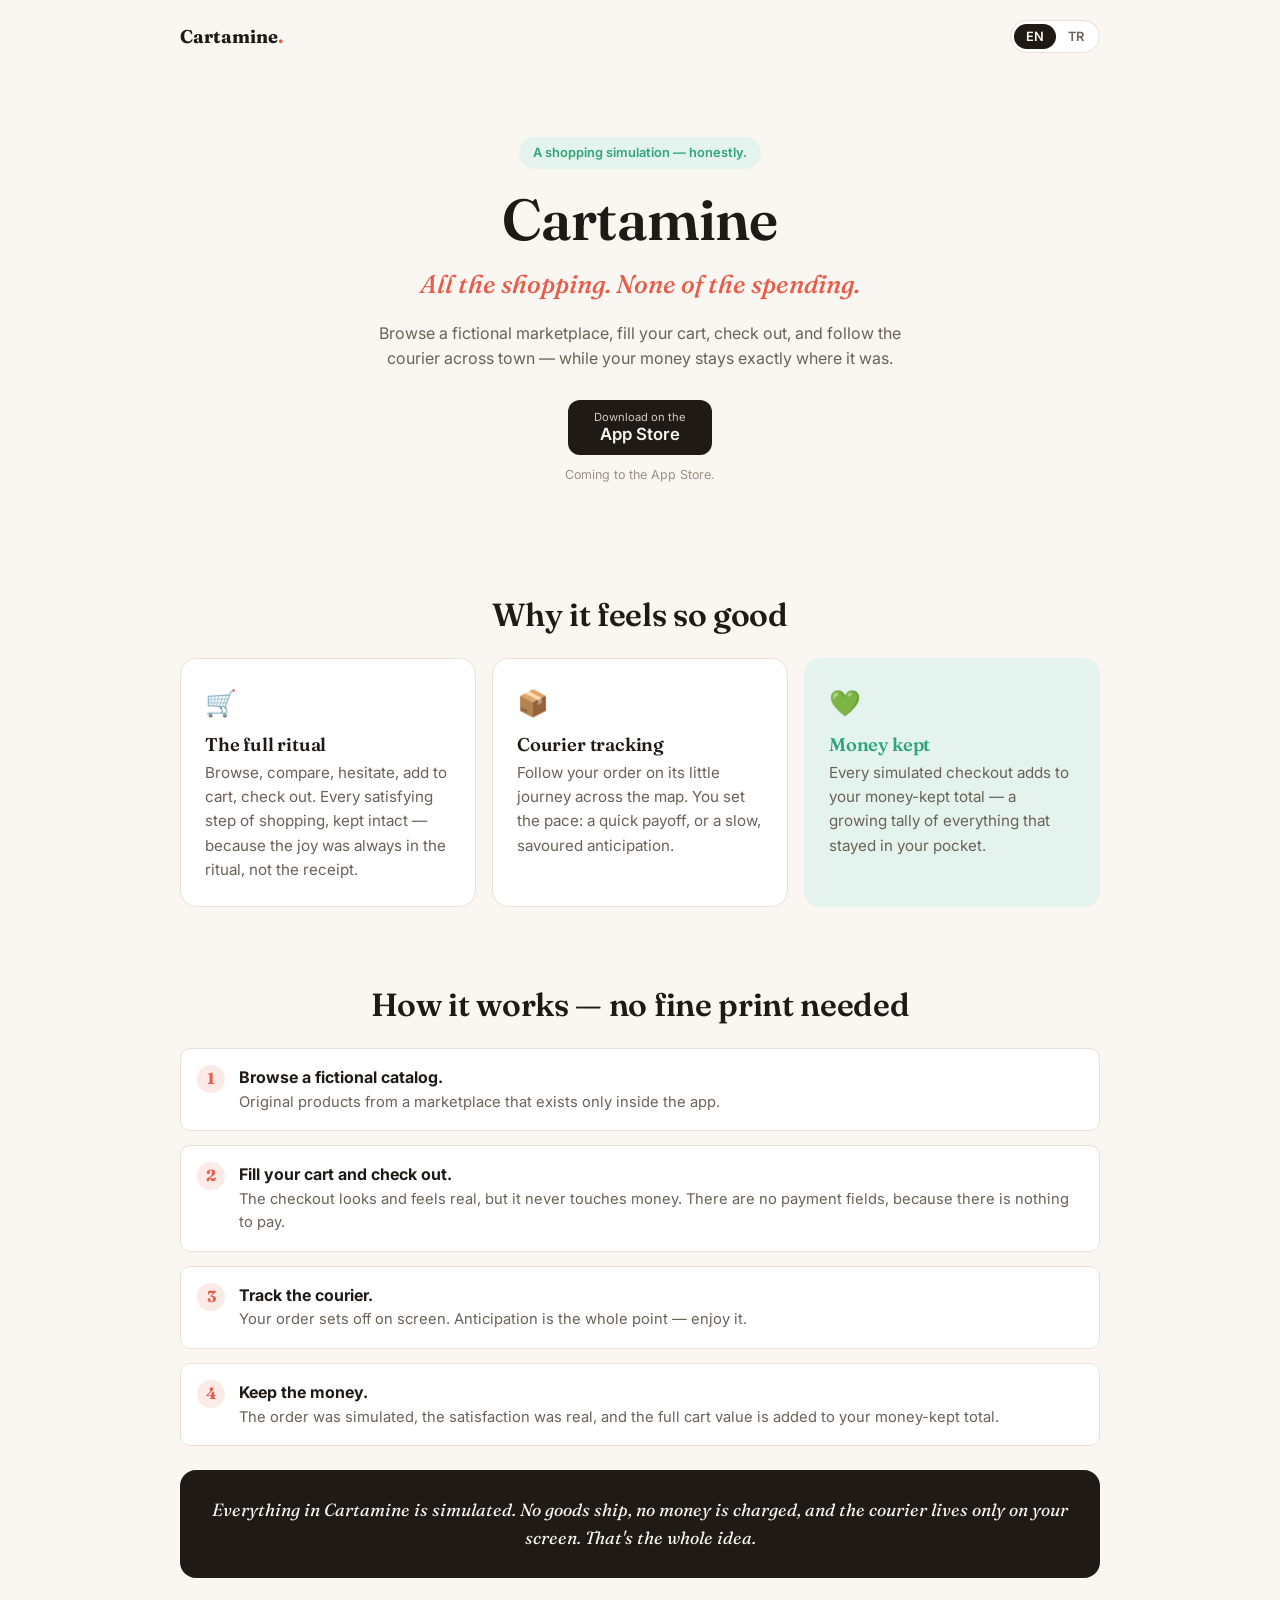
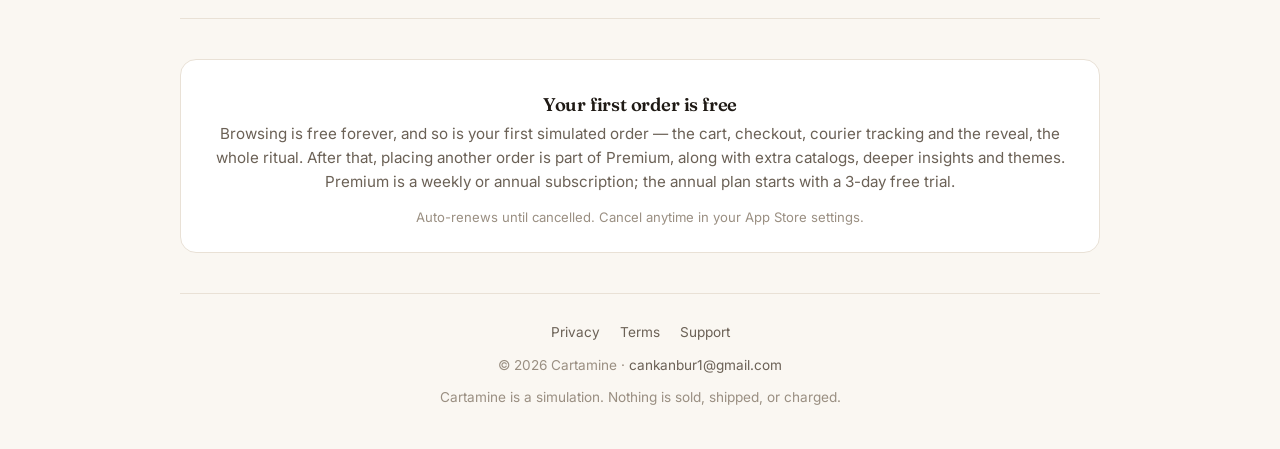
<file: index.html>
<!DOCTYPE html>
<html lang="en" data-lang="en">
<head>
  <meta charset="UTF-8">
  <meta name="viewport" content="width=device-width, initial-scale=1">
  <title>Cartamine — All the shopping. None of the spending.</title>
  <meta name="description" content="Cartamine is a shopping simulation: browse a fictional marketplace, fill your cart, check out and track the courier — while every last coin stays in your pocket.">
    <!-- Safari's own "Open / Get" banner. Dropped by site:deploy until the app has an id. -->
  <meta name="apple-itunes-app" content="app-id=6829154943">
    <meta property="og:type" content="website">
  <meta property="og:title" content="Cartamine — All the shopping. None of the spending.">
  <meta property="og:description" content="A shopping simulator: browse, fill a cart, check out and follow the courier — nothing ships, nothing is charged, and the money stays yours.">
  <meta property="og:url" content="https://canknbr.github.io/cartamine">
  <meta property="og:image" content="https://canknbr.github.io/cartamine/og.jpg">
  <meta property="og:image:width" content="1200">
  <meta property="og:image:height" content="630">
  <meta name="twitter:card" content="summary_large_image">
  <link rel="preconnect" href="https://fonts.googleapis.com">
  <link rel="preconnect" href="https://fonts.gstatic.com" crossorigin>
  <link href="https://fonts.googleapis.com/css2?family=Fraunces:ital,opsz,wght@0,9..144,500;0,9..144,600;0,9..144,700;1,9..144,500&family=Inter:wght@400;500;600&display=swap" rel="stylesheet">
  <link rel="stylesheet" href="style.css">
</head>
<body>
  <div class="wrap">
    <header class="site-header">
      <a class="brand" href="index.html">Cartamine<span class="dot">.</span></a>
      <div class="lang-toggle" role="group" aria-label="Language / Dil">
        <button type="button" class="lang-btn" data-set="en">EN</button>
        <button type="button" class="lang-btn" data-set="tr">TR</button>
      </div>
    </header>

    <main>
      <!-- ============ ENGLISH ============ -->
      <div lang="en">
        <section class="hero">
          <span class="pill">A shopping simulation — honestly.</span>
          <h1>Cartamine</h1>
          <p class="tagline">All the shopping. None of the spending.</p>
          <p class="sub">Browse a fictional marketplace, fill your cart, check out, and follow the
            courier across town — while your money stays exactly where it was.</p>
          <a class="store-badge" href="get.html?ct=landing" aria-label="Download on the App Store (coming soon)">
            <span class="small">Download on the</span>
            <span class="big">App Store</span>
          </a>
          <p class="badge-note">Coming to the App Store.</p>
        </section>

        <section>
          <h2 class="section-title">Why it feels so good</h2>
          <div class="features">
            <div class="card">
              <span class="emoji" aria-hidden="true">🛒</span>
              <h3>The full ritual</h3>
              <p>Browse, compare, hesitate, add to cart, check out. Every satisfying step of
                shopping, kept intact — because the joy was always in the ritual, not the receipt.</p>
            </div>
            <div class="card">
              <span class="emoji" aria-hidden="true">📦</span>
              <h3>Courier tracking</h3>
              <p>Follow your order on its little journey across the map. You set the pace:
                a quick payoff, or a slow, savoured anticipation.</p>
            </div>
            <div class="card mint">
              <span class="emoji" aria-hidden="true">💚</span>
              <h3>Money kept</h3>
              <p>Every simulated checkout adds to your money-kept total — a growing tally of
                everything that stayed in your pocket.</p>
            </div>
          </div>
        </section>

        <section id="how-en">
          <h2 class="section-title">How it works — no fine print needed</h2>
          <ol class="steps">
            <li><b>Browse a fictional catalog.</b>
              <p>Original products from a marketplace that exists only inside the app.</p></li>
            <li><b>Fill your cart and check out.</b>
              <p>The checkout looks and feels real, but it never touches money. There are no
                payment fields, because there is nothing to pay.</p></li>
            <li><b>Track the courier.</b>
              <p>Your order sets off on screen. Anticipation is the whole point — enjoy it.</p></li>
            <li><b>Keep the money.</b>
              <p>The order was simulated, the satisfaction was real, and the full cart value is
                added to your money-kept total.</p></li>
          </ol>
          <div class="honesty">
            <p>Everything in Cartamine is simulated. No goods ship, no money is charged,
              and the courier lives only on your screen. That's the whole idea.</p>
          </div>
        </section>

        <section class="premium">
          <div class="card">
            <h3>Your first order is free</h3>
            <p>Browsing is free forever, and so is your first simulated order — the cart,
              checkout, courier tracking and the reveal, the whole ritual. After that, placing
              another order is part of Premium, along with extra catalogs, deeper insights
              and themes. Premium is a weekly or annual subscription;
              the annual plan starts with a 3-day free trial.</p>
            <p class="fine">Auto-renews until cancelled. Cancel anytime in your App Store settings.</p>
          </div>
        </section>
      </div>

      <!-- ============ TÜRKÇE ============ -->
      <div lang="tr">
        <section class="hero">
          <span class="pill">Bir alışveriş simülasyonu — dürüstçe.</span>
          <h1>Cartamine</h1>
          <p class="tagline">Alışverişin tüm keyfi. Harcamanın hiçbiri.</p>
          <p class="sub">Kurgusal bir pazar yerinde gezin, sepetini doldur, siparişi tamamla ve
            kuryeyi şehirde takip et — paran yerinden bile kıpırdamadan.</p>
          <a class="store-badge" href="get.html?ct=landing" aria-label="App Store'dan indir (yakında)">
            <span class="small">Yakında</span>
            <span class="big">App Store'da</span>
          </a>
          <p class="badge-note">App Store'a geliyor.</p>
        </section>

        <section>
          <h2 class="section-title">Neden bu kadar iyi hissettiriyor</h2>
          <div class="features">
            <div class="card">
              <span class="emoji" aria-hidden="true">🛒</span>
              <h3>Ritüelin tamamı</h3>
              <p>Gezin, karşılaştır, biraz kararsız kal, sepete ekle, siparişi tamamla.
                Alışverişin tüm o keyifli adımları olduğu gibi duruyor — çünkü keyif hep
                ritüeldeydi, fişte değil.</p>
            </div>
            <div class="card">
              <span class="emoji" aria-hidden="true">📦</span>
              <h3>Kurye takibi</h3>
              <p>Siparişinin haritadaki küçük yolculuğunu izle. Tempo sende: hızlı bir final
                ya da tadını çıkara çıkara bir bekleyiş.</p>
            </div>
            <div class="card mint">
              <span class="emoji" aria-hidden="true">💚</span>
              <h3>Cebinde kalan</h3>
              <p>Her simüle sipariş, cebinde-kalan toplamına eklenir — harcamadığın her
                kuruşun büyüyen sayacı.</p>
            </div>
          </div>
        </section>

        <section id="how-tr">
          <h2 class="section-title">Nasıl çalışır — küçük yazıya gerek yok</h2>
          <ol class="steps">
            <li><b>Kurgusal katalogda gezin.</b>
              <p>Yalnızca uygulamanın içinde var olan bir pazar yerinden, tamamen özgün ürünler.</p></li>
            <li><b>Sepetini doldur, siparişi tamamla.</b>
              <p>Ödeme adımı gerçek gibi görünür ama paraya asla dokunmaz. Ödeme alanı yoktur,
                çünkü ödenecek bir şey yoktur.</p></li>
            <li><b>Kuryeyi takip et.</b>
              <p>Siparişin ekranda yola çıkar. Bekleyiş işin ta kendisi — keyfini çıkar.</p></li>
            <li><b>Para sende kalsın.</b>
              <p>Sipariş simülasyondu, keyif gerçekti; sepetin tutarı cebinde-kalan toplamına
                eklendi.</p></li>
          </ol>
          <div class="honesty">
            <p>Cartamine'de her şey simülasyondur. Hiçbir ürün kargolanmaz, hiçbir ödeme
              alınmaz; kurye yalnızca ekranında yaşar. Fikrin özü de bu.</p>
          </div>
        </section>

        <section class="premium">
          <div class="card">
            <h3>İlk siparişin ücretsiz</h3>
            <p>Gezinmek sonsuza dek ücretsiz; ilk simüle siparişin de öyle — sepet, ödeme,
              kurye takibi ve final, ritüelin tamamı. Sonrasında yeni sipariş vermek; ek
              kataloglar, daha derin içgörüler ve temalarla birlikte
              Premium'a dahil. Premium haftalık veya yıllık bir abonelik; yıllık plan
              3 günlük ücretsiz denemeyle başlar.</p>
            <p class="fine">İptal edilmedikçe otomatik yenilenir. App Store ayarlarından
              dilediğin an iptal edebilirsin.</p>
          </div>
        </section>
      </div>
    </main>

    <footer class="site-footer">
      <nav>
        <a href="privacy.html"><span lang="en">Privacy</span><span lang="tr">Gizlilik</span></a>
        <a href="terms.html"><span lang="en">Terms</span><span lang="tr">Koşullar</span></a>
        <a href="support.html"><span lang="en">Support</span><span lang="tr">Destek</span></a>
      </nav>
      <p>© 2026 Cartamine · <a href="mailto:cankanbur1@gmail.com">cankanbur1@gmail.com</a></p>
      <p class="disclaimer">
        <span lang="en">Cartamine is a simulation. Nothing is sold, shipped, or charged.</span>
        <span lang="tr">Cartamine bir simülasyondur. Hiçbir şey satılmaz, kargolanmaz veya
          ücretlendirilmez.</span>
      </p>
    </footer>
  </div>

  <script>
    (function () {
      var btns = document.querySelectorAll('.lang-btn');
      function setLang(l) {
        document.documentElement.setAttribute('data-lang', l);
        document.documentElement.lang = l;
        try { localStorage.setItem('dc-lang', l); } catch (e) {}
        btns.forEach(function (b) {
          b.classList.toggle('is-active', b.getAttribute('data-set') === l);
        });
      }
      btns.forEach(function (b) {
        b.addEventListener('click', function () { setLang(b.getAttribute('data-set')); });
      });
      var saved = 'en';
      try { saved = localStorage.getItem('dc-lang') || 'en'; } catch (e) {}
      setLang(saved);
    })();
  </script>
</body>
</html>
</file>
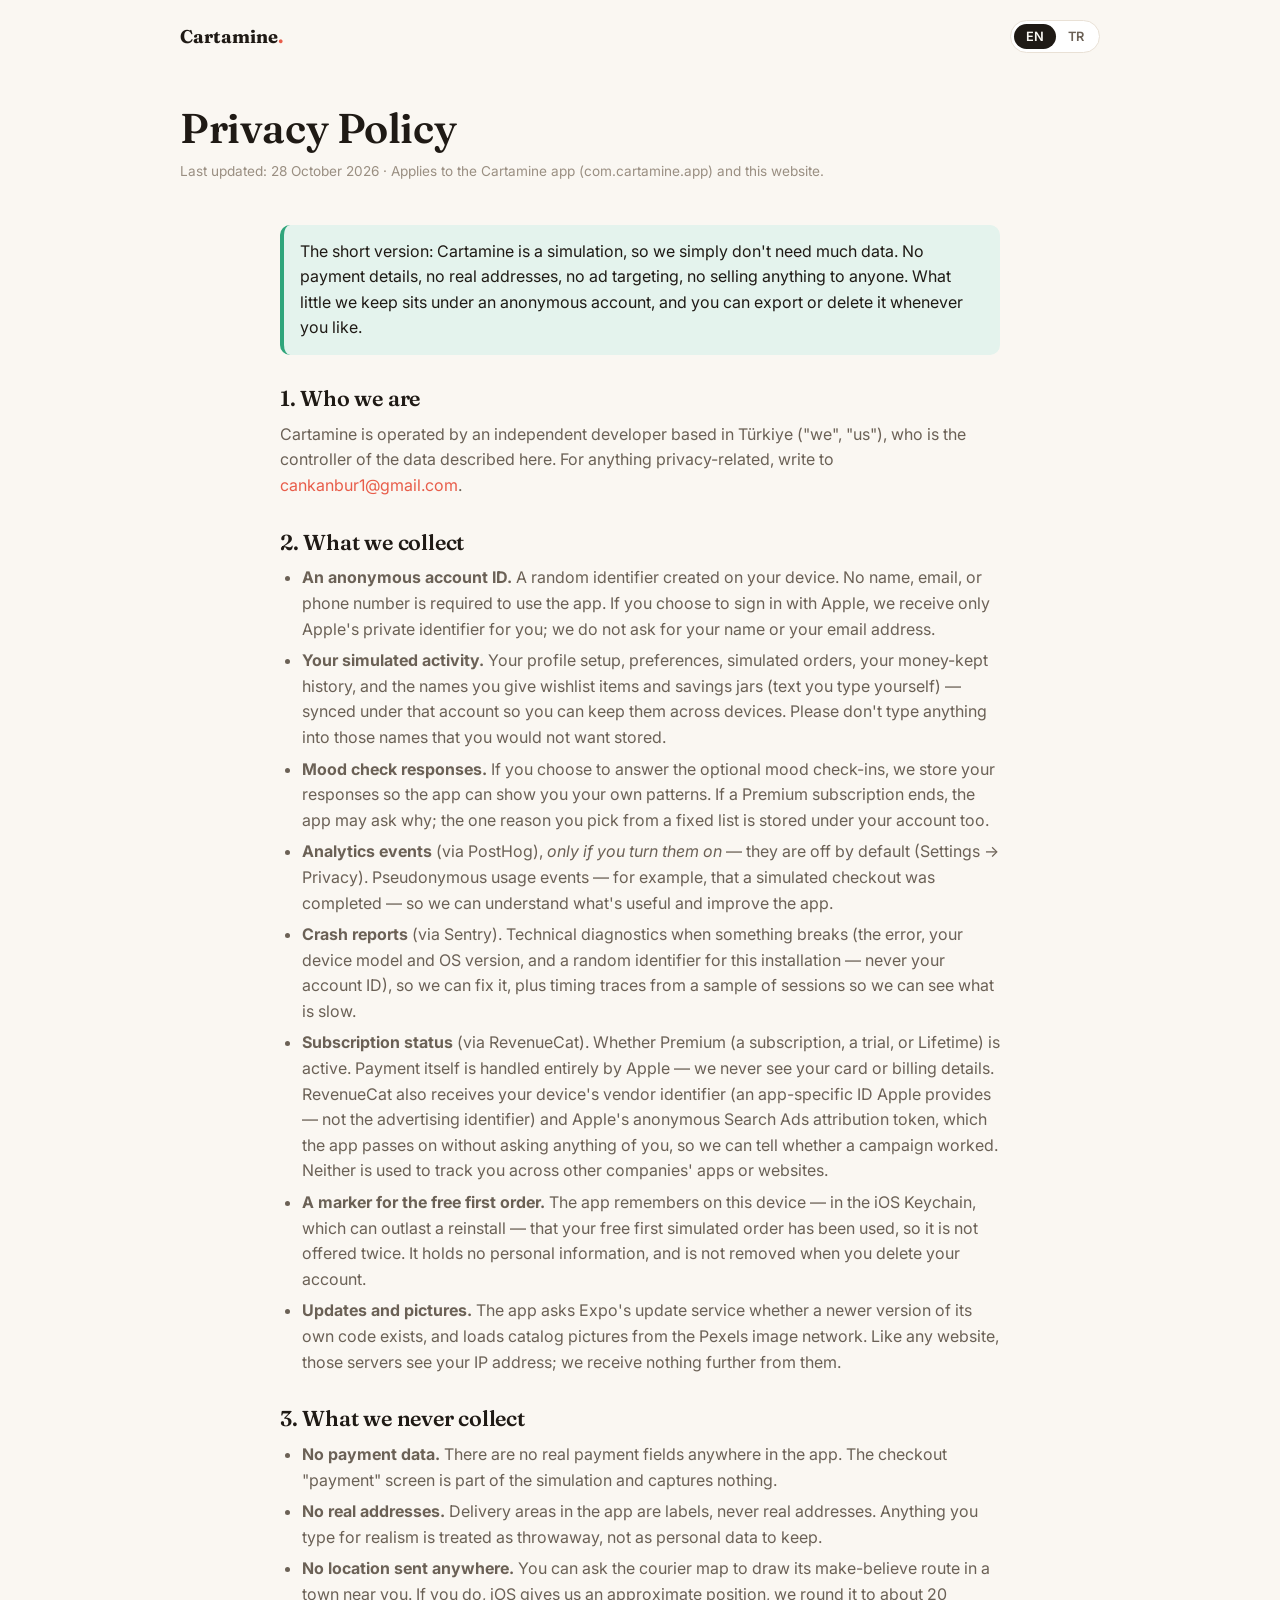
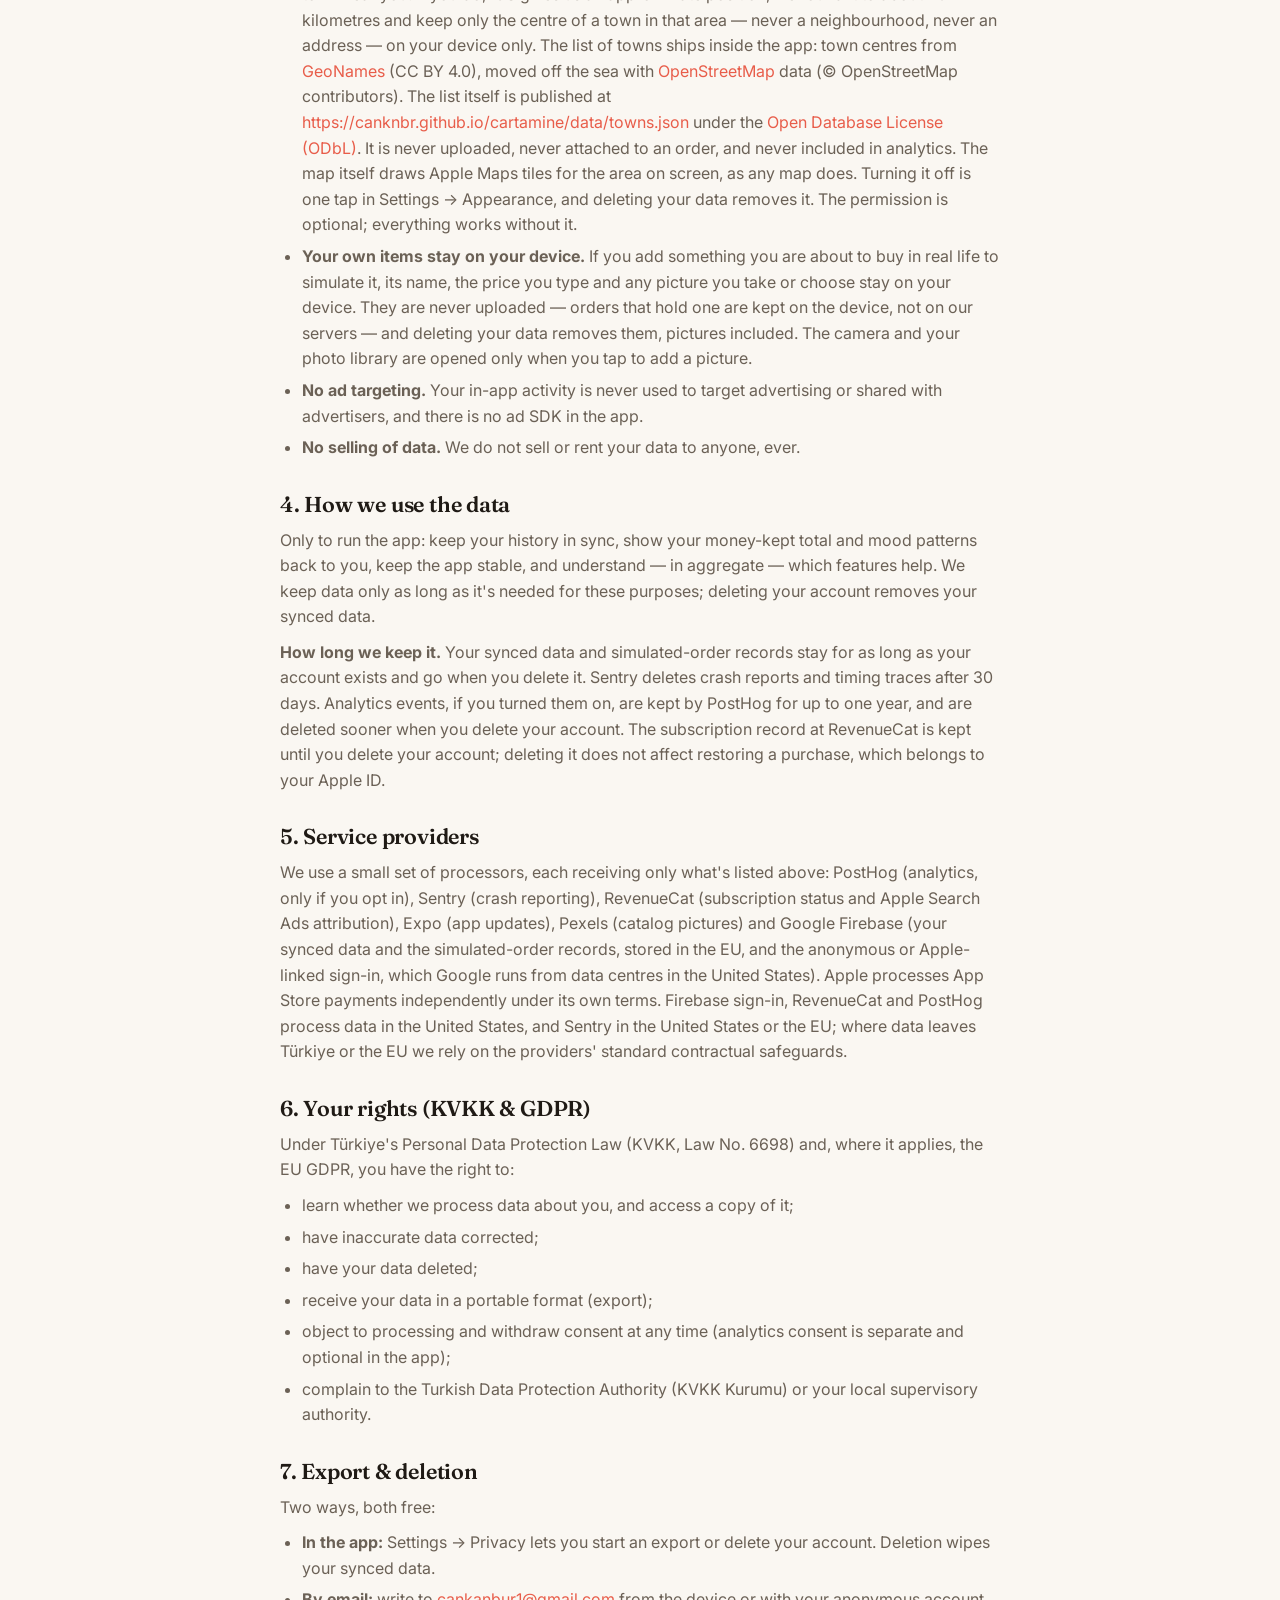
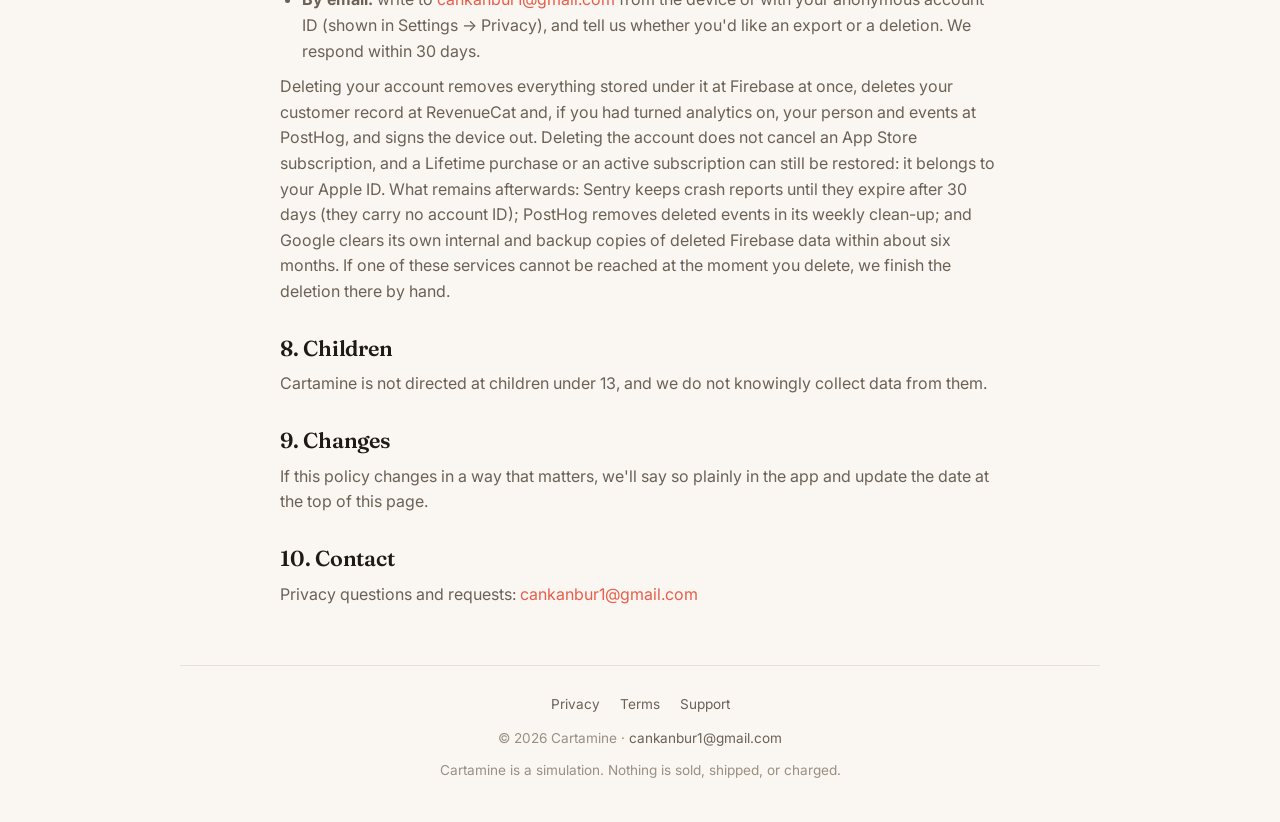
<file: privacy.html>
<!DOCTYPE html>
<html lang="en" data-lang="en">
<head>
  <meta charset="UTF-8">
  <meta name="viewport" content="width=device-width, initial-scale=1">
  <title>Privacy Policy — Cartamine</title>
  <meta name="description" content="Cartamine privacy policy: what we collect, what we never collect, and your KVKK and GDPR rights.">
  <link rel="preconnect" href="https://fonts.googleapis.com">
  <link rel="preconnect" href="https://fonts.gstatic.com" crossorigin>
  <link href="https://fonts.googleapis.com/css2?family=Fraunces:ital,opsz,wght@0,9..144,500;0,9..144,600;0,9..144,700;1,9..144,500&family=Inter:wght@400;500;600&display=swap" rel="stylesheet">
  <link rel="stylesheet" href="style.css">
</head>
<body>
  <div class="wrap">
    <header class="site-header">
      <a class="brand" href="index.html">Cartamine<span class="dot">.</span></a>
      <div class="lang-toggle" role="group" aria-label="Language / Dil">
        <button type="button" class="lang-btn" data-set="en">EN</button>
        <button type="button" class="lang-btn" data-set="tr">TR</button>
      </div>
    </header>

    <main>
      <!-- ============ ENGLISH ============ -->
      <div lang="en">
        <div class="page-head">
          <h1>Privacy Policy</h1>
          <p class="meta">Last updated: 28 October 2026 · Applies to the Cartamine app (com.cartamine.app) and this website.</p>
        </div>

        <article class="prose">
          <div class="callout">
            <p>The short version: Cartamine is a simulation, so we simply don't need much
              data. No payment details, no real addresses, no ad targeting, no selling anything
              to anyone. What little we keep sits under an anonymous account, and you can export
              or delete it whenever you like.</p>
          </div>

          <h2>1. Who we are</h2>
          <p>Cartamine is operated by an independent developer based in Türkiye ("we",
            "us"), who is the controller of the data described here. For anything
            privacy-related, write to <a href="mailto:cankanbur1@gmail.com">cankanbur1@gmail.com</a>.</p>

          <h2>2. What we collect</h2>
          <ul>
            <li><b>An anonymous account ID.</b> A random identifier created on your device. No
              name, email, or phone number is required to use the app. If you choose to sign in
              with Apple, we receive only Apple's private identifier for you; we do not ask
              for your name or your email address.</li>
            <li><b>Your simulated activity.</b> Your profile setup, preferences, simulated orders,
              your money-kept history, and the names you give wishlist items and savings jars
              (text you type yourself) — synced under that account so you can keep them across
              devices. Please don't type anything into those names that you would not want
              stored.</li>
            <li><b>Mood check responses.</b> If you choose to answer the optional mood check-ins,
              we store your responses so the app can show you your own patterns. If a Premium
              subscription ends, the app may ask why; the one reason you pick from a fixed list
              is stored under your account too.</li>
            <li><b>Analytics events</b> (via PostHog), <i>only if you turn them on</i> — they are off by
              default (Settings → Privacy). Pseudonymous usage events — for example, that a
              simulated checkout was completed — so we can understand what's useful and improve
              the app.</li>
            <li><b>Crash reports</b> (via Sentry). Technical diagnostics when something breaks (the error,
              your device model and OS version, and a random identifier for this installation —
              never your account ID), so we can fix it, plus timing traces from a sample of
              sessions so we can see what is slow.</li>
            <li><b>Subscription status</b> (via RevenueCat). Whether Premium (a subscription, a trial, or
              Lifetime) is active. Payment itself is handled entirely by Apple — we never see
              your card or billing details. RevenueCat also receives your device's vendor
              identifier (an app-specific ID Apple provides — not the advertising identifier)
              and Apple's anonymous Search Ads attribution token, which the app passes on
              without asking anything of you, so we can tell whether a campaign worked.
              Neither is used to track you across other companies' apps or websites.</li>
            <li><b>A marker for the free first order.</b> The app remembers on this device — in
              the iOS Keychain, which can outlast a reinstall — that your free first simulated
              order has been used, so it is not offered twice. It holds no personal
              information, and is not removed when you delete your account.</li>
            <li><b>Updates and pictures.</b> The app asks Expo's update service whether a newer
              version of its own code exists, and loads catalog pictures from the Pexels image
              network. Like any website, those servers see your IP address; we receive nothing
              further from them.</li>
          </ul>

          <h2>3. What we never collect</h2>
          <ul>
            <li><b>No payment data.</b> There are no real payment fields anywhere in the app.
              The checkout "payment" screen is part of the simulation and captures nothing.</li>
            <li><b>No real addresses.</b> Delivery areas in the app are labels, never real
              addresses. Anything you type for realism is treated as throwaway, not as personal
              data to keep.</li>
            <li><b>No location sent anywhere.</b> You can ask the courier map to draw its
              make-believe route in a town near you. If you do, iOS gives us an approximate
              position, we round it to about 20 kilometres and keep only the centre of a town
              in that area &mdash; never a neighbourhood, never an address &mdash; on your device
              only. The list of towns ships inside the app: town centres from
              <a href="https://www.geonames.org">GeoNames</a> (CC BY 4.0), moved off the sea with
              <a href="https://www.openstreetmap.org/copyright">OpenStreetMap</a> data
              (&copy; OpenStreetMap contributors). The list itself is published at
              <a href="https://canknbr.github.io/cartamine/data/towns.json">https://canknbr.github.io/cartamine/data/towns.json</a> under the
              <a href="https://opendatacommons.org/licenses/odbl/1-0/">Open Database License (ODbL)</a>. It is never uploaded, never
              attached to an order, and never included in analytics. The map itself draws Apple Maps tiles for the
              area on screen, as any map does. Turning it off is one tap in
              Settings &rarr; Appearance, and deleting your data removes it. The permission is
              optional; everything works without it.</li>
            <li><b>Your own items stay on your device.</b> If you add something you are about
              to buy in real life to simulate it, its name, the price you type and any picture
              you take or choose stay on your device. They are never uploaded &mdash; orders that
              hold one are kept on the device, not on our servers &mdash; and deleting your data
              removes them, pictures included. The camera and your photo library are opened only
              when you tap to add a picture.</li>
            <li><b>No ad targeting.</b> Your in-app activity is never used to target advertising or
              shared with advertisers, and there is no ad SDK in the app.</li>
            <li><b>No selling of data.</b> We do not sell or rent your data to anyone, ever.</li>
          </ul>

          <h2>4. How we use the data</h2>
          <p>Only to run the app: keep your history in sync, show your money-kept total and mood
            patterns back to you, keep the app stable, and understand — in aggregate — which
            features help. We keep data only as long as it's needed for these purposes; deleting
            your account removes your synced data.</p>
          <p><b>How long we keep it.</b> Your synced data and simulated-order records stay for as long
            as your account exists and go when you delete it. Sentry deletes crash reports and
            timing traces after 30 days. Analytics events, if you turned them on, are kept by
            PostHog for up to one year, and are deleted sooner when you delete your account. The
            subscription record at RevenueCat is kept until you delete your account; deleting it
            does not affect restoring a purchase, which belongs to your Apple ID.</p>

          <h2>5. Service providers</h2>
          <p>We use a small set of processors, each receiving only what's listed above:
            PostHog (analytics, only if you opt in), Sentry (crash reporting), RevenueCat
            (subscription status and Apple Search Ads attribution), Expo (app updates), Pexels
            (catalog pictures) and Google Firebase (your synced data and the simulated-order
            records, stored in the EU, and the anonymous or Apple-linked sign-in, which Google runs
            from data centres in the United States). Apple processes App Store payments
            independently under its own terms. Firebase sign-in, RevenueCat and PostHog process data
            in the United States, and Sentry in the United States or the EU; where data leaves
            Türkiye or the EU we rely on the providers' standard contractual safeguards.</p>

          <h2>6. Your rights (KVKK &amp; GDPR)</h2>
          <p>Under Türkiye's Personal Data Protection Law (KVKK, Law No. 6698) and, where it
            applies, the EU GDPR, you have the right to:</p>
          <ul>
            <li>learn whether we process data about you, and access a copy of it;</li>
            <li>have inaccurate data corrected;</li>
            <li>have your data deleted;</li>
            <li>receive your data in a portable format (export);</li>
            <li>object to processing and withdraw consent at any time (analytics consent is
              separate and optional in the app);</li>
            <li>complain to the Turkish Data Protection Authority (KVKK Kurumu) or your local
              supervisory authority.</li>
          </ul>

          <h2>7. Export &amp; deletion</h2>
          <p>Two ways, both free:</p>
          <ul>
            <li><b>In the app:</b> Settings → Privacy lets you start an export or delete your
              account. Deletion wipes your synced data.</li>
            <li><b>By email:</b> write to <a href="mailto:cankanbur1@gmail.com">cankanbur1@gmail.com</a>
              from the device or with your anonymous account ID (shown in Settings → Privacy),
              and tell us whether you'd like an export or a deletion. We respond within 30 days.</li>
          </ul>
          <p>Deleting your account removes everything stored under it at Firebase at once, deletes
            your customer record at RevenueCat and, if you had turned analytics on, your person and
            events at PostHog, and signs the device out. Deleting the account does not cancel an App
            Store subscription, and a Lifetime purchase or an active subscription can still be
            restored: it belongs to your Apple ID. What remains afterwards: Sentry keeps crash
            reports until they expire after 30 days (they carry no account ID); PostHog removes
            deleted events in its weekly clean-up; and Google clears its own internal and backup
            copies of deleted Firebase data within about six months. If one of these services
            cannot be reached at the moment you delete, we finish the deletion there by hand.</p>

          <h2>8. Children</h2>
          <p>Cartamine is not directed at children under 13, and we do not knowingly collect
            data from them.</p>

          <h2>9. Changes</h2>
          <p>If this policy changes in a way that matters, we'll say so plainly in the app and
            update the date at the top of this page.</p>

          <h2>10. Contact</h2>
          <p>Privacy questions and requests: <a href="mailto:cankanbur1@gmail.com">cankanbur1@gmail.com</a></p>
        </article>
      </div>

      <!-- ============ TÜRKÇE ============ -->
      <div lang="tr">
        <div class="page-head">
          <h1>Gizlilik Politikası</h1>
          <p class="meta">Son güncelleme: 28 Ekim 2026 · Cartamine uygulaması (com.cartamine.app) ve bu web sitesi için geçerlidir.</p>
        </div>

        <article class="prose">
          <div class="callout">
            <p>Kısaca: Cartamine bir simülasyon olduğu için pek fazla veriye ihtiyacımız
              yok. Ödeme bilgisi yok, gerçek adres yok, reklam hedeflemesi yok, kimseye veri
              satışı yok. Tuttuğumuz az miktardaki veri anonim bir hesabın altında durur;
              dilediğin an dışa aktarabilir veya silebilirsin.</p>
          </div>

          <h2>1. Biz kimiz</h2>
          <p>Cartamine, Türkiye'de yerleşik bağımsız bir geliştirici ("biz") tarafından işletilir;
            burada anlatılan verilerin sorumlusu odur. Gizlilikle ilgili her konu için
            <a href="mailto:cankanbur1@gmail.com">cankanbur1@gmail.com</a> adresine yazabilirsin.</p>

          <h2>2. Neler topluyoruz</h2>
          <ul>
            <li><b>Anonim bir hesap kimliği.</b> Cihazında oluşturulan rastgele bir tanımlayıcı.
              Uygulamayı kullanmak için isim, e-posta veya telefon numarası gerekmez. Apple ile
              girişi seçersen yalnızca Apple'ın sana ait özel tanımlayıcısını alırız; adını ya
              da e-posta adresini istemeyiz.</li>
            <li><b>Simüle etkinliğin.</b> Profilin, kurulumun, tercihlerin, simüle siparişlerin,
              cebinde-kalan geçmişin ve istek listesi ögelerine ya da birikim kumbaralarına
              verdiğin adlar (kendi yazdığın metin) — cihazlar arasında koruyabilmen için bu
              hesap altında eşitlenir. Bu adlara saklanmasını istemeyeceğin bir şey yazma.</li>
            <li><b>Ruh hali yanıtların.</b> İsteğe bağlı ruh hali sorularını yanıtlamayı
              seçersen, kendi örüntülerini görebilmen için yanıtlarını saklarız. Premium aboneliğin
              sona ererse uygulama nedenini sorabilir; sabit bir listeden seçtiğin tek neden de
              hesabın altında saklanır.</li>
            <li><b>Analitik olayları</b> (PostHog aracılığıyla), <i>yalnızca sen açarsan</i> — varsayılan
              olarak kapalıdır (Ayarlar → Gizlilik). Takma adlı kullanım olayları — örneğin bir
              simüle siparişin tamamlandığı — neyin işe yaradığını anlayıp uygulamayı
              geliştirmemiz için.</li>
            <li><b>Çökme raporları</b> (Sentry aracılığıyla). Bir şey bozulduğunda düzeltmemizi
              sağlayan teknik tanılamalar (hata, cihaz modelin ve işletim sistemi sürümün, bu
              kuruluma ait rastgele bir tanımlayıcı — hesap kimliğin asla değil); ayrıca neyin yavaş
              olduğunu görmek için oturumların bir örnekleminden zamanlama izleri.</li>
            <li><b>Abonelik durumu</b> (RevenueCat aracılığıyla). Premium'un (abonelik, deneme ya da
              Ömür Boyu) etkin olup olmadığı. Ödemenin kendisi tamamen Apple tarafından yürütülür —
              kart veya fatura bilgilerini asla görmeyiz. RevenueCat ayrıca cihazının satıcı
              tanımlayıcısını (Apple'ın uygulamaya özel verdiği kimlik — reklam kimliği değil) ve
              Apple'ın anonim Search Ads atıf belirtecini alır; uygulama bunları senden bir şey
              istemeden iletir, böylece bir kampanyanın işe yarayıp yaramadığını anlayabiliriz.
              Hiçbiri seni başka şirketlerin uygulamalarında veya sitelerinde izlemek için
              kullanılmaz.</li>
            <li><b>Ücretsiz ilk sipariş işareti.</b> Uygulama, ücretsiz ilk simüle siparişinin
              kullanıldığını bu cihazda — yeniden kurulumdan sonra bile kalabilen iOS
              Anahtar Zinciri'nde — hatırlar; böylece ikinci kez sunulmaz. Kişisel bilgi içermez
              ve hesabını sildiğinde kaldırılmaz.</li>
            <li><b>Güncellemeler ve görseller.</b> Uygulama, kendi kodunun daha yeni bir sürümü
              olup olmadığını Expo'nun güncelleme hizmetine sorar ve katalog görsellerini Pexels
              görsel ağından yükler. Her web sitesi gibi bu sunucular IP adresini görür; onlardan
              başka bir şey almayız.</li>
          </ul>

          <h2>3. Neleri asla toplamayız</h2>
          <ul>
            <li><b>Ödeme verisi yok.</b> Uygulamanın hiçbir yerinde gerçek bir ödeme alanı
              bulunmaz. Ödeme adımındaki ekran simülasyonun parçasıdır ve hiçbir şey kaydetmez.</li>
            <li><b>Gerçek adres yok.</b> Uygulamadaki teslimat bölgeleri etikettir, asla gerçek
              adres değildir. Gerçekçilik için yazdığın her şey saklanacak kişisel veri olarak
              değil, geçici olarak değerlendirilir.</li>
            <li><b>Konum hiçbir yere gitmez.</b> Kurye haritasının hayali rotayı sana yakın bir
              şehirde çizmesini isteyebilirsin. İstersen iOS bize yaklaşık bir konum verir, biz onu
              yaklaşık 20 kilometreye yuvarlar ve yalnızca o bölgedeki bir şehrin merkezini saklarız
              &mdash; asla bir semt, asla bir adres &mdash; ve bu yalnızca cihazında kalır. Şehir
              listesi uygulamanın içindedir: şehir merkezleri <a href="https://www.geonames.org">GeoNames</a>
              (CC BY 4.0) verisinden gelir ve <a href="https://www.openstreetmap.org/copyright">OpenStreetMap</a>
              verisiyle (&copy; OpenStreetMap katkıcıları) denizden içeri kaydırılır. Listenin kendisi
              <a href="https://canknbr.github.io/cartamine/data/towns.json">https://canknbr.github.io/cartamine/data/towns.json</a> adresinde
              <a href="https://opendatacommons.org/licenses/odbl/1-0/">Open Database License (ODbL)</a>
              ile yayımlanır. Hiçbir zaman yüklenmez, bir siparişe iliştirilmez
              ve analitiğe girmez. Kapatmak Ayarlar &rarr; G&ouml;r&uuml;n&uuml;m'de tek dokunuş;
              verini silmek de onu siler. Harita, her harita gibi ekrandaki alan için Apple Haritalar
              karolarını çizer. İzin isteğe bağlıdır, her şey onsuz da çalışır.</li>
            <li><b>Kendi ürünlerin cihazında kalır.</b> Gerçek hayatta almak üzere olduğun bir
              şeyi simüle etmek için eklersen, adı, yazdığın fiyat ve çektiğin ya da seçtiğin
              fotoğraf yalnızca cihazında kalır. Hiçbir zaman yüklenmez &mdash; bunları içeren
              siparişler sunucularımızda değil cihazında tutulur &mdash; ve verini silmek onları,
              fotoğraflar dahil, siler. Kamera ve fotoğraf arşivin yalnızca fotoğraf eklemek için
              dokunduğunda açılır.</li>
            <li><b>Reklam hedeflemesi yok.</b> Uygulama içi etkinliğin asla reklam hedeflemek için
              kullanılmaz, reklamverenlerle paylaşılmaz; uygulamada reklam SDK'sı da yoktur.</li>
            <li><b>Veri satışı yok.</b> Verini hiç kimseye satmayız, kiralamayız.</li>
          </ul>

          <h2>4. Veriyi nasıl kullanıyoruz</h2>
          <p>Yalnızca uygulamayı çalıştırmak için: geçmişini eşit tutmak, cebinde-kalan toplamını
            ve ruh hali örüntülerini sana geri göstermek, uygulamayı kararlı tutmak ve hangi
            özelliklerin işe yaradığını toplu halde anlamak. Veriyi yalnızca bu amaçlar için
            gerektiği kadar tutarız; hesabını sildiğinde eşitlenmiş verin de silinir.</p>
          <p><b>Ne kadar süre tutarız.</b> Eşitlenen verin ve simüle sipariş kayıtların hesabın var
            olduğu sürece durur; hesabını sildiğinde gider. Sentry, çökme raporlarını ve zamanlama
            izlerini 30 gün sonra siler. Analitik olayları, açtıysan, PostHog'da en fazla bir yıl
            tutulur; hesabını silersen daha önce silinir. RevenueCat'teki abonelik kaydı hesabını
            silene kadar tutulur; silinmesi satın almanı geri yüklemeyi etkilemez, çünkü satın alma
            Apple Kimliğine aittir.</p>

          <h2>5. Hizmet sağlayıcılar</h2>
          <p>Her biri yalnızca yukarıda listelenenleri alan küçük bir işleyici grubuyla
            çalışırız: PostHog (analitik, yalnızca açarsan), Sentry (çökme raporları), RevenueCat
            (abonelik durumu ve Apple Search Ads atfı), Expo (uygulama güncellemeleri), Pexels
            (katalog görselleri) ve Google Firebase (AB'de saklanan eşitlenmiş verilerin ve simüle
            sipariş kayıtların; Google'ın ABD'deki veri merkezlerinden yürüttüğü anonim ya da
            Apple'a bağlı oturum açma). App Store ödemelerini Apple, kendi koşulları altında bağımsız
            olarak işler. Firebase oturum açma, RevenueCat ve PostHog veriyi ABD'de, Sentry ise ABD'de
            ya da AB'de işler; veri Türkiye veya AB dışına çıktığında sağlayıcıların standart
            sözleşmesel güvencelerine dayanırız.</p>

          <h2>6. Hakların (KVKK ve GDPR)</h2>
          <p>6698 sayılı Kişisel Verilerin Korunması Kanunu (KVKK) ve geçerli olduğu durumlarda
            AB GDPR kapsamında şu haklara sahipsin:</p>
          <ul>
            <li>hakkında veri işlenip işlenmediğini öğrenmek ve bir kopyasına erişmek;</li>
            <li>yanlış verilerin düzeltilmesini istemek;</li>
            <li>verilerinin silinmesini istemek;</li>
            <li>verini taşınabilir bir biçimde almak (dışa aktarma);</li>
            <li>işlemeye itiraz etmek ve rızanı dilediğin an geri çekmek (analitik rızası
              uygulamada ayrı ve isteğe bağlıdır);</li>
            <li>Kişisel Verileri Koruma Kurumu'na veya yerel denetim makamına başvurmak.</li>
          </ul>

          <h2>7. Dışa aktarma ve silme</h2>
          <p>İki yol var, ikisi de ücretsiz:</p>
          <ul>
            <li><b>Uygulamada:</b> Ayarlar → Gizlilik'ten dışa aktarma başlatabilir veya hesabını
              silebilirsin. Silme, eşitlenmiş verini tamamen kaldırır.</li>
            <li><b>E-postayla:</b> <a href="mailto:cankanbur1@gmail.com">cankanbur1@gmail.com</a>
              adresine, cihazından veya anonim hesap kimliğinle (Ayarlar → Gizlilik'te görünür)
              yazıp dışa aktarma mı silme mi istediğini belirt. 30 gün içinde yanıt veririz.</li>
          </ul>
          <p>Hesabını silmek, Firebase'de hesabının altında duran her şeyi hemen kaldırır,
            RevenueCat'teki müşteri kaydını ve analitiği açmışsan PostHog'daki kişi kaydınla
            olaylarını siler, cihazın oturumunu kapatır. Hesabı silmek App Store aboneliğini iptal
            etmez; Ömür Boyu satın alma ya da süren bir abonelik yine geri yüklenebilir, çünkü Apple
            Kimliğine aittir. Sonrasında kalanlar: Sentry, çökme raporlarını 30 gün dolana kadar
            tutar (hesap kimliği taşımazlar); PostHog, silinen olayları haftalık temizliğinde
            kaldırır; Google, silinen Firebase verisinin kendi iç ve yedek kopyalarını yaklaşık altı
            ay içinde temizler. Silme anında bu hizmetlerden birine ulaşılamazsa, silmeyi orada elle
            tamamlarız.</p>

          <h2>8. Çocuklar</h2>
          <p>Cartamine 13 yaş altı çocuklara yönelik değildir; onlardan bilerek veri
            toplamayız.</p>

          <h2>9. Değişiklikler</h2>
          <p>Bu politika önemli bir biçimde değişirse bunu uygulamada açıkça söyler ve bu
            sayfanın üstündeki tarihi güncelleriz.</p>

          <h2>10. İletişim</h2>
          <p>Gizlilik soruları ve talepleri: <a href="mailto:cankanbur1@gmail.com">cankanbur1@gmail.com</a></p>
        </article>
      </div>
    </main>

    <footer class="site-footer">
      <nav>
        <a href="privacy.html"><span lang="en">Privacy</span><span lang="tr">Gizlilik</span></a>
        <a href="terms.html"><span lang="en">Terms</span><span lang="tr">Koşullar</span></a>
        <a href="support.html"><span lang="en">Support</span><span lang="tr">Destek</span></a>
      </nav>
      <p>© 2026 Cartamine · <a href="mailto:cankanbur1@gmail.com">cankanbur1@gmail.com</a></p>
      <p class="disclaimer">
        <span lang="en">Cartamine is a simulation. Nothing is sold, shipped, or charged.</span>
        <span lang="tr">Cartamine bir simülasyondur. Hiçbir şey satılmaz, kargolanmaz veya
          ücretlendirilmez.</span>
      </p>
    </footer>
  </div>

  <script>
    (function () {
      var btns = document.querySelectorAll('.lang-btn');
      function setLang(l) {
        document.documentElement.setAttribute('data-lang', l);
        document.documentElement.lang = l;
        try { localStorage.setItem('dc-lang', l); } catch (e) {}
        btns.forEach(function (b) {
          b.classList.toggle('is-active', b.getAttribute('data-set') === l);
        });
      }
      btns.forEach(function (b) {
        b.addEventListener('click', function () { setLang(b.getAttribute('data-set')); });
      });
      var saved = 'en';
      try { saved = localStorage.getItem('dc-lang') || 'en'; } catch (e) {}
      setLang(saved);
    })();
  </script>
</body>
</html>
</file>
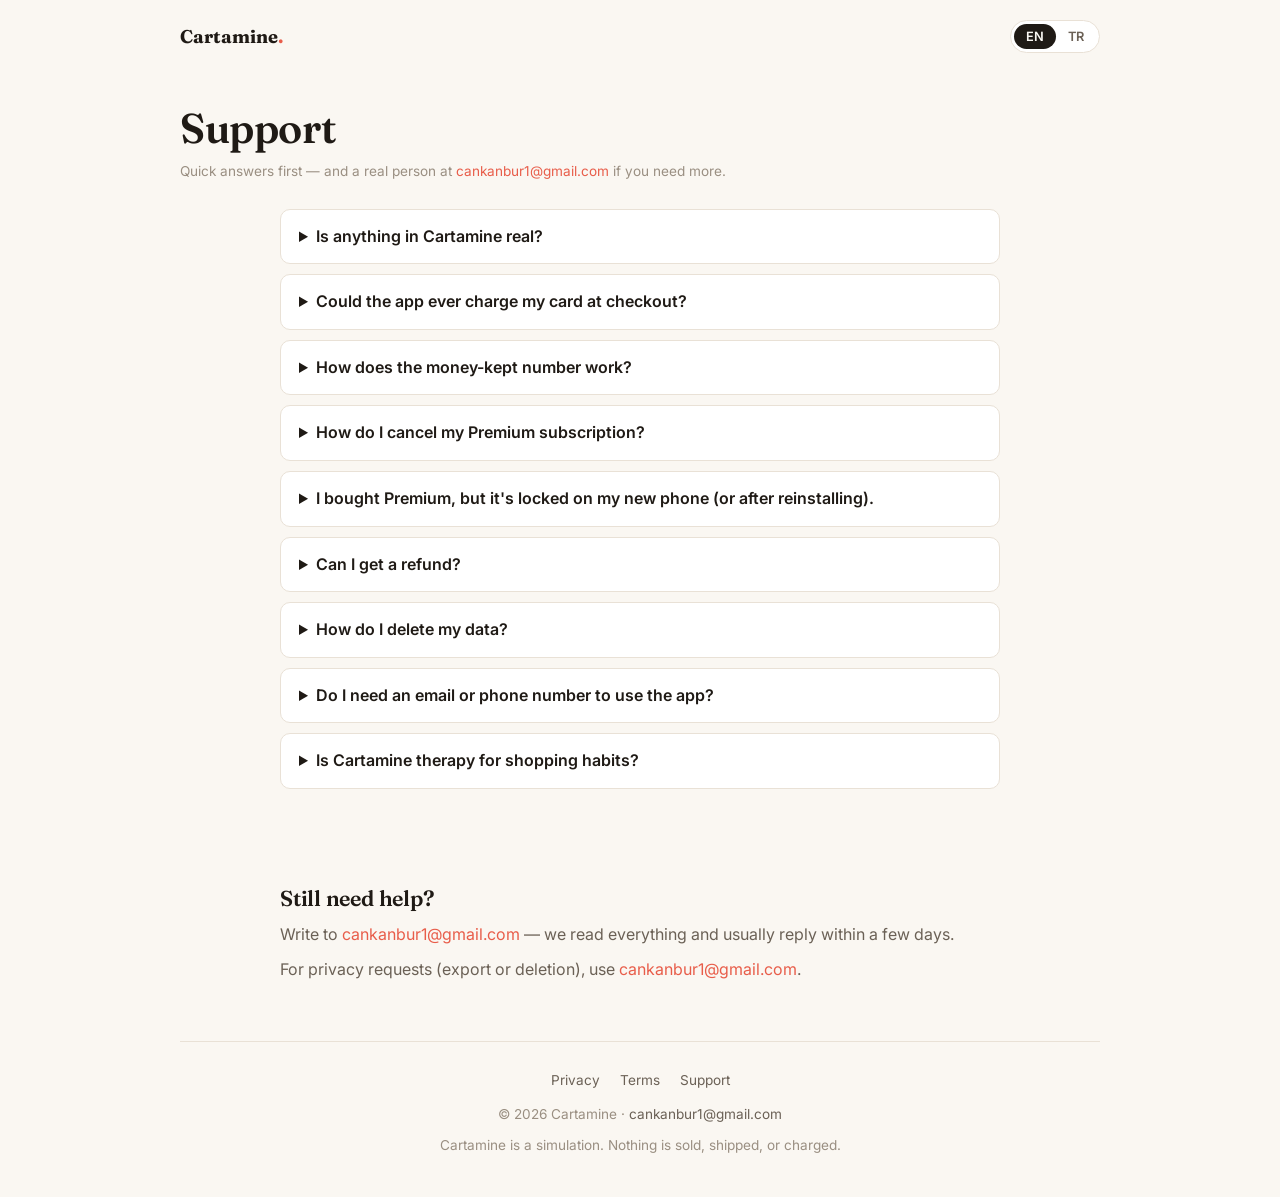
<file: support.html>
<!DOCTYPE html>
<html lang="en" data-lang="en">
<head>
  <meta charset="UTF-8">
  <meta name="viewport" content="width=device-width, initial-scale=1">
  <title>Support — Cartamine</title>
  <meta name="description" content="Cartamine support: frequently asked questions about the simulation, subscriptions, the money-kept number, and data deletion.">
  <link rel="preconnect" href="https://fonts.googleapis.com">
  <link rel="preconnect" href="https://fonts.gstatic.com" crossorigin>
  <link href="https://fonts.googleapis.com/css2?family=Fraunces:ital,opsz,wght@0,9..144,500;0,9..144,600;0,9..144,700;1,9..144,500&family=Inter:wght@400;500;600&display=swap" rel="stylesheet">
  <link rel="stylesheet" href="style.css">
</head>
<body>
  <div class="wrap">
    <header class="site-header">
      <a class="brand" href="index.html">Cartamine<span class="dot">.</span></a>
      <div class="lang-toggle" role="group" aria-label="Language / Dil">
        <button type="button" class="lang-btn" data-set="en">EN</button>
        <button type="button" class="lang-btn" data-set="tr">TR</button>
      </div>
    </header>

    <main>
      <!-- ============ ENGLISH ============ -->
      <div lang="en">
        <div class="page-head">
          <h1>Support</h1>
          <p class="meta">Quick answers first — and a real person at
            <a href="mailto:cankanbur1@gmail.com">cankanbur1@gmail.com</a> if you need more.</p>
        </div>

        <div class="faq">
          <details>
            <summary>Is anything in Cartamine real?</summary>
            <p>The feelings are — the shopping isn't. The catalog is fictional, checkout moves
              no money, and the courier exists only on your screen. Nothing is ever sold,
              shipped, or charged through the shopping experience. That honesty is the whole
              point of the app.</p>
          </details>

          <details>
            <summary>Could the app ever charge my card at checkout?</summary>
            <p>No. There are no payment fields anywhere in the shopping flow, so there's nothing
              to charge. The only real payment that can exist is the optional Premium
              purchase — a subscription or the one-time Lifetime unlock — and that's handled
              entirely by Apple through your App Store account. We never see card details.</p>
          </details>

          <details>
            <summary>How does the money-kept number work?</summary>
            <p>Each time you complete a simulated checkout, the cart's total is added to your
              money-kept tally. It's a motivational running sum of what you chose not to spend —
              not a bank balance, not a financial record, and not financial advice. Think of it
              as a friendly scoreboard for your restraint.</p>
          </details>

          <details>
            <summary>How do I cancel my Premium subscription?</summary>
            <p>Through Apple, anytime: on iPhone open Settings → your name → Subscriptions →
              Cartamine → Cancel. If you cancel during the 3-day free trial before it ends,
              you won't be charged at all. Deleting the app does not cancel a subscription, so
              cancel first if you're leaving. Premium Lifetime is a one-time purchase: it never
              renews, so there is nothing to cancel.</p>
          </details>

          <details>
            <summary>I bought Premium, but it's locked on my new phone (or after reinstalling).</summary>
            <p>Open the Premium screen (Profile → Cartamine Premium) and tap
              <b>Restore Purchases</b>, with the same Apple ID you bought it with. If that does
              not bring it back, write to us and include the Apple ID's receipt email.</p>
          </details>

          <details>
            <summary>Can I get a refund?</summary>
            <p>Apple handles refunds for App Store purchases, not us. Request one at
              <a href="https://reportaproblem.apple.com" rel="noopener">reportaproblem.apple.com</a>
              (sign in, find Cartamine, choose "Request a refund"). We can't issue or approve
              refunds ourselves.</p>
          </details>

          <details>
            <summary>How do I delete my data?</summary>
            <p>In the app: Settings → Privacy → delete your account, which wipes your synced
              data. Or email <a href="mailto:cankanbur1@gmail.com">cankanbur1@gmail.com</a> and
              we'll take care of it within 30 days. You can also request an export of your data
              the same way.</p>
          </details>

          <details>
            <summary>Do I need an email or phone number to use the app?</summary>
            <p>No. Cartamine runs under an anonymous account created on your device. No
              name, email, or phone number required.</p>
          </details>

          <details>
            <summary>Is Cartamine therapy for shopping habits?</summary>
            <p>No. It's entertainment and a mindful-spending companion — not a medical or
              therapeutic service, and not a treatment for compulsive buying. If shopping urges
              are weighing on you, a qualified professional is the right place for real
              support.</p>
          </details>
        </div>

        <article class="prose">
          <h2>Still need help?</h2>
          <p>Write to <a href="mailto:cankanbur1@gmail.com">cankanbur1@gmail.com</a> — we read
            everything and usually reply within a few days.</p>
          <p>For privacy requests (export or deletion), use
            <a href="mailto:cankanbur1@gmail.com">cankanbur1@gmail.com</a>.</p>
        </article>
      </div>

      <!-- ============ TÜRKÇE ============ -->
      <div lang="tr">
        <div class="page-head">
          <h1>Destek</h1>
          <p class="meta">Önce hızlı yanıtlar — daha fazlası gerekirse
            <a href="mailto:cankanbur1@gmail.com">cankanbur1@gmail.com</a> adresinde gerçek bir
            insan var.</p>
        </div>

        <div class="faq">
          <details>
            <summary>Cartamine'de gerçek olan bir şey var mı?</summary>
            <p>Duygular gerçek — alışveriş değil. Katalog kurgusaldır, ödeme adımı hiçbir para
              hareketi yaratmaz ve kurye yalnızca ekranında yaşar. Alışveriş deneyimi üzerinden
              hiçbir şey satılmaz, kargolanmaz veya ücretlendirilmez. Uygulamanın özü de bu
              dürüstlük.</p>
          </details>

          <details>
            <summary>Uygulama sipariş sırasında kartımdan para çekebilir mi?</summary>
            <p>Hayır. Alışveriş akışının hiçbir yerinde ödeme alanı yoktur; dolayısıyla tahsil
              edilecek bir şey de yoktur. Var olabilecek tek gerçek ödeme, isteğe bağlı Premium
              satın alımıdır — abonelik ya da tek seferlik Ömür Boyu erişim — ve o da tamamen
              Apple tarafından, App Store hesabın üzerinden yürütülür. Kart bilgilerini asla
              görmeyiz.</p>
          </details>

          <details>
            <summary>Cebinde-kalan sayısı nasıl çalışır?</summary>
            <p>Her simüle siparişi tamamladığında sepetin tutarı cebinde-kalan toplamına
              eklenir. Bu, harcamamayı seçtiklerinin motivasyon amaçlı bir toplamıdır — bir
              banka bakiyesi, finansal kayıt veya finansal tavsiye değildir. İradenin sevimli
              bir skor tabelası gibi düşünebilirsin.</p>
          </details>

          <details>
            <summary>Premium aboneliğimi nasıl iptal ederim?</summary>
            <p>Apple üzerinden, dilediğin an: iPhone'da Ayarlar → adın → Abonelikler →
              Cartamine → İptal Et. 3 günlük ücretsiz deneme bitmeden iptal edersen hiçbir
              ücret alınmaz. Uygulamayı silmek aboneliği iptal etmez; ayrılıyorsan önce iptal
              etmeyi unutma. Premium Ömür Boyu tek seferlik bir satın alımdır: yenilenmez,
              iptal edilecek bir şey yoktur.</p>
          </details>

          <details>
            <summary>Premium'u satın aldım ama yeni telefonumda (ya da yeniden kurulumdan sonra) kilitli.</summary>
            <p>Premium ekranını aç (Profil → Cartamine Premium) ve satın alırken kullandığın
              Apple Kimliğiyle <b>Satın Alımları Geri Yükle</b>'ye dokun. Bu işe yaramazsa
              bize yaz ve Apple Kimliğinin makbuz e-postasını ekle.</p>
          </details>

          <details>
            <summary>İade alabilir miyim?</summary>
            <p>App Store satın alımlarının iadesini biz değil Apple yürütür.
              <a href="https://reportaproblem.apple.com" rel="noopener">reportaproblem.apple.com</a>
              adresinden iste (giriş yap, Cartamine'i bul, "İade talep et"i seç). İadeyi biz
              veremez ya da onaylayamayız.</p>
          </details>

          <details>
            <summary>Verilerimi nasıl silerim?</summary>
            <p>Uygulamada: Ayarlar → Gizlilik → hesabını sil; bu, eşitlenmiş verini tamamen
              kaldırır. Ya da <a href="mailto:cankanbur1@gmail.com">cankanbur1@gmail.com</a>
              adresine yaz, 30 gün içinde hallederiz. Aynı yoldan verilerinin bir dışa
              aktarımını da isteyebilirsin.</p>
          </details>

          <details>
            <summary>Uygulamayı kullanmak için e-posta veya telefon gerekli mi?</summary>
            <p>Hayır. Cartamine, cihazında oluşturulan anonim bir hesapla çalışır. İsim,
              e-posta veya telefon numarası gerekmez.</p>
          </details>

          <details>
            <summary>Cartamine alışveriş alışkanlıkları için bir terapi mi?</summary>
            <p>Hayır. Bir eğlence ve bilinçli harcama yol arkadaşıdır — tıbbi veya terapötik
              bir hizmet değildir; kompulsif satın almanın tedavisi de değildir. Alışveriş
              dürtüleri seni zorluyorsa gerçek destek için doğru adres uzman bir
              profesyoneldir.</p>
          </details>
        </div>

        <article class="prose">
          <h2>Hâlâ yardım mı lazım?</h2>
          <p><a href="mailto:cankanbur1@gmail.com">cankanbur1@gmail.com</a> adresine yaz — her
            mesajı okuyoruz ve genellikle birkaç gün içinde yanıt veriyoruz.</p>
          <p>Gizlilik talepleri (dışa aktarma veya silme) için:
            <a href="mailto:cankanbur1@gmail.com">cankanbur1@gmail.com</a>.</p>
        </article>
      </div>
    </main>

    <footer class="site-footer">
      <nav>
        <a href="privacy.html"><span lang="en">Privacy</span><span lang="tr">Gizlilik</span></a>
        <a href="terms.html"><span lang="en">Terms</span><span lang="tr">Koşullar</span></a>
        <a href="support.html"><span lang="en">Support</span><span lang="tr">Destek</span></a>
      </nav>
      <p>© 2026 Cartamine · <a href="mailto:cankanbur1@gmail.com">cankanbur1@gmail.com</a></p>
      <p class="disclaimer">
        <span lang="en">Cartamine is a simulation. Nothing is sold, shipped, or charged.</span>
        <span lang="tr">Cartamine bir simülasyondur. Hiçbir şey satılmaz, kargolanmaz veya
          ücretlendirilmez.</span>
      </p>
    </footer>
  </div>

  <script>
    (function () {
      var btns = document.querySelectorAll('.lang-btn');
      function setLang(l) {
        document.documentElement.setAttribute('data-lang', l);
        document.documentElement.lang = l;
        try { localStorage.setItem('dc-lang', l); } catch (e) {}
        btns.forEach(function (b) {
          b.classList.toggle('is-active', b.getAttribute('data-set') === l);
        });
      }
      btns.forEach(function (b) {
        b.addEventListener('click', function () { setLang(b.getAttribute('data-set')); });
      });
      var saved = 'en';
      try { saved = localStorage.getItem('dc-lang') || 'en'; } catch (e) {}
      setLang(saved);
    })();
  </script>
</body>
</html>
</file>
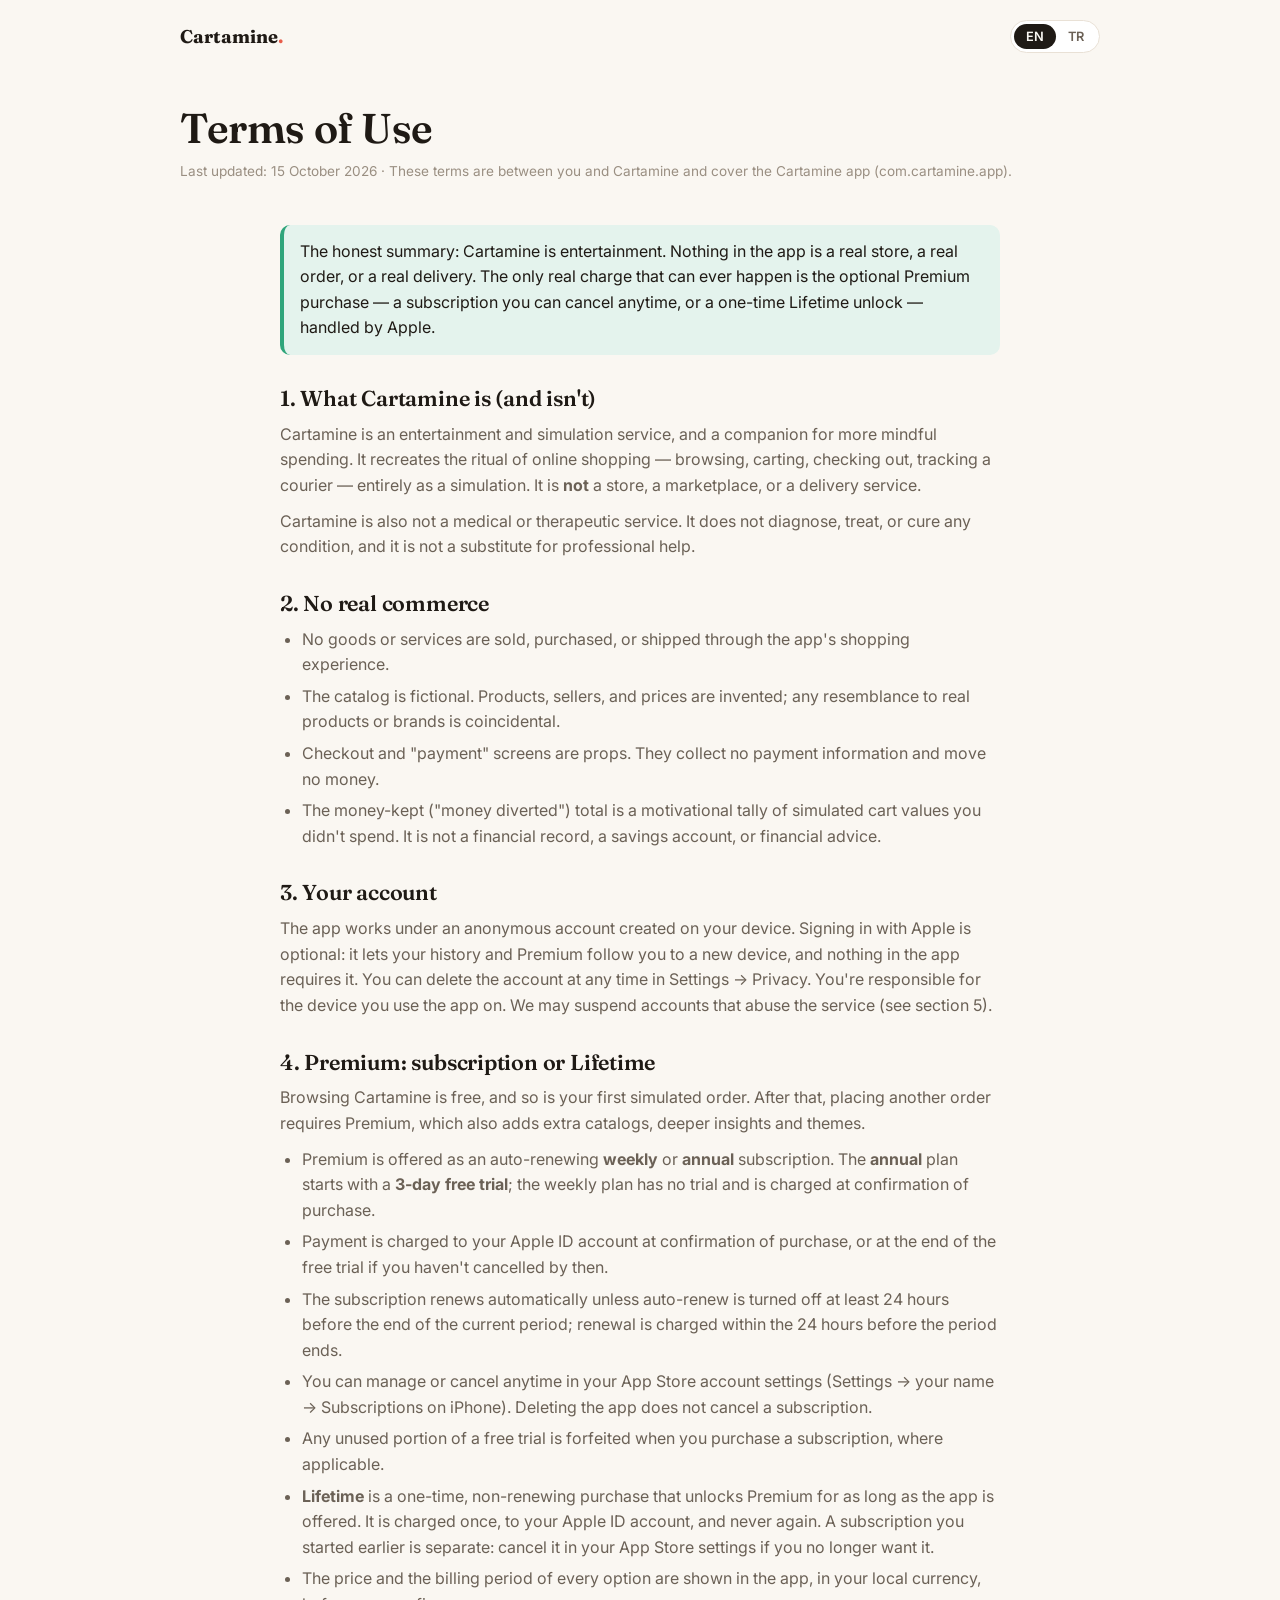
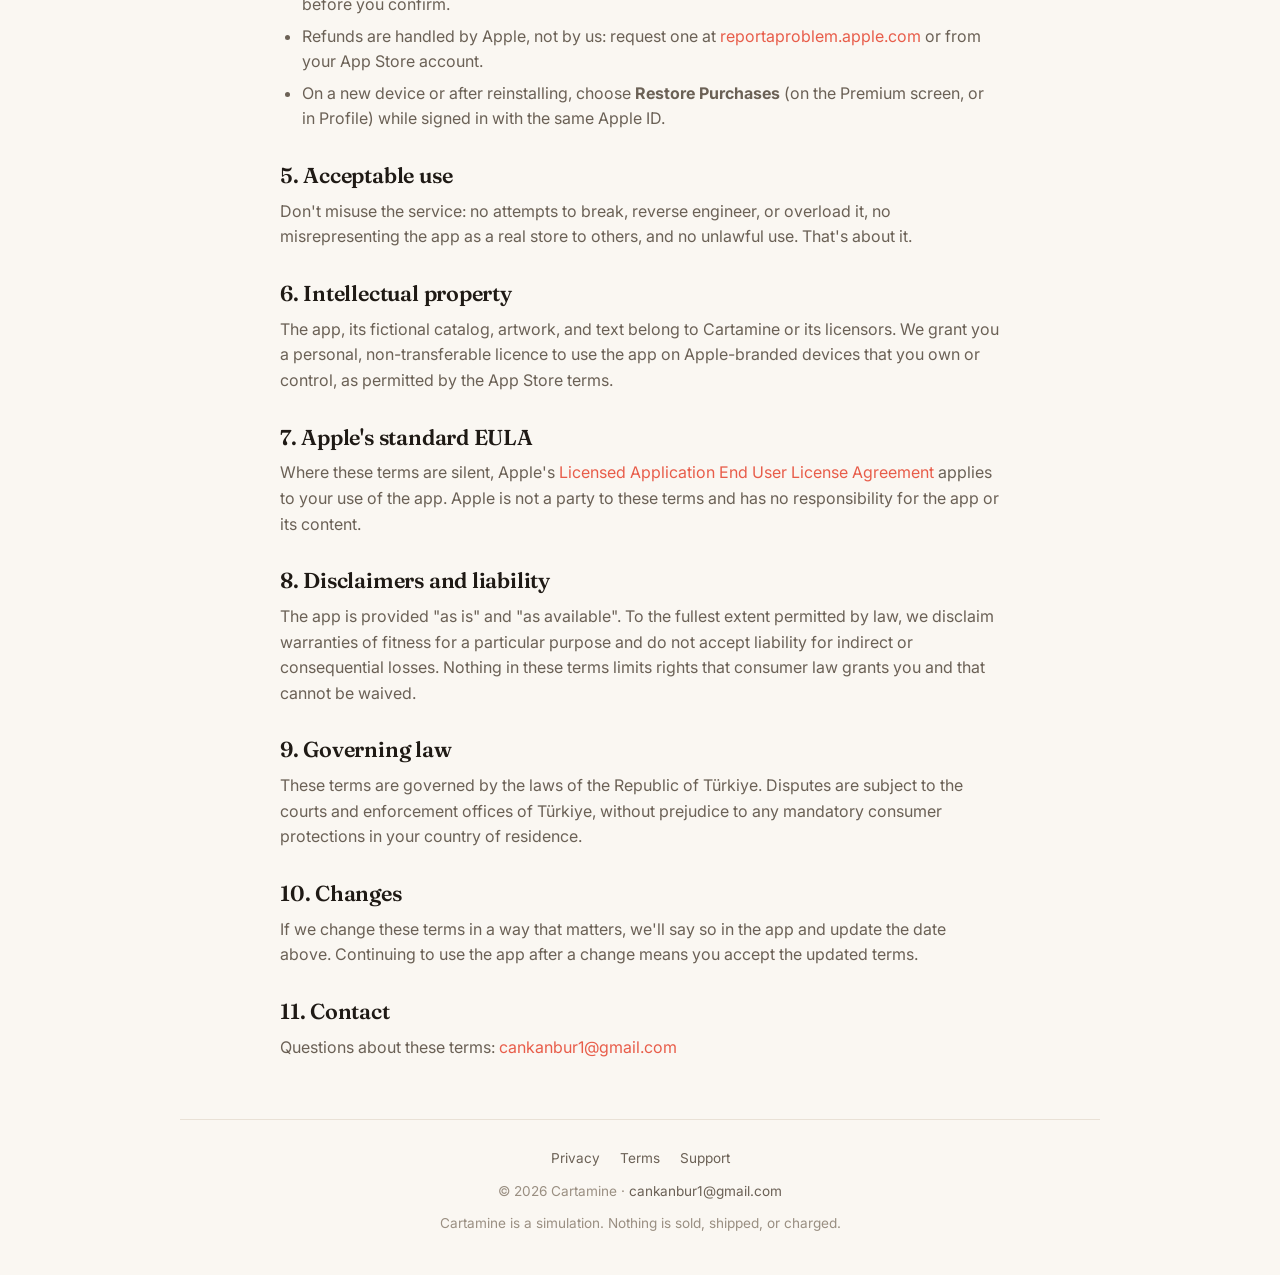
<file: terms.html>
<!DOCTYPE html>
<html lang="en" data-lang="en">
<head>
  <meta charset="UTF-8">
  <meta name="viewport" content="width=device-width, initial-scale=1">
  <title>Terms of Use — Cartamine</title>
  <meta name="description" content="Terms of use for Cartamine: an entertainment and simulation service. No real goods, no real payments in checkout, honest subscription terms.">
  <link rel="preconnect" href="https://fonts.googleapis.com">
  <link rel="preconnect" href="https://fonts.gstatic.com" crossorigin>
  <link href="https://fonts.googleapis.com/css2?family=Fraunces:ital,opsz,wght@0,9..144,500;0,9..144,600;0,9..144,700;1,9..144,500&family=Inter:wght@400;500;600&display=swap" rel="stylesheet">
  <link rel="stylesheet" href="style.css">
</head>
<body>
  <div class="wrap">
    <header class="site-header">
      <a class="brand" href="index.html">Cartamine<span class="dot">.</span></a>
      <div class="lang-toggle" role="group" aria-label="Language / Dil">
        <button type="button" class="lang-btn" data-set="en">EN</button>
        <button type="button" class="lang-btn" data-set="tr">TR</button>
      </div>
    </header>

    <main>
      <!-- ============ ENGLISH ============ -->
      <div lang="en">
        <div class="page-head">
          <h1>Terms of Use</h1>
          <p class="meta">Last updated: 15 October 2026 · These terms are between you and Cartamine
            and cover the Cartamine app (com.cartamine.app).</p>
        </div>

        <article class="prose">
          <div class="callout">
            <p>The honest summary: Cartamine is entertainment. Nothing in the app is a real
              store, a real order, or a real delivery. The only real charge that can ever happen
              is the optional Premium purchase — a subscription you can cancel anytime, or a
              one-time Lifetime unlock — handled by Apple.</p>
          </div>

          <h2>1. What Cartamine is (and isn't)</h2>
          <p>Cartamine is an entertainment and simulation service, and a companion for more
            mindful spending. It recreates the ritual of online shopping — browsing, carting,
            checking out, tracking a courier — entirely as a simulation. It is <b>not</b> a
            store, a marketplace, or a delivery service.</p>
          <p>Cartamine is also not a medical or therapeutic service. It does not diagnose,
            treat, or cure any condition, and it is not a substitute for professional help.</p>

          <h2>2. No real commerce</h2>
          <ul>
            <li>No goods or services are sold, purchased, or shipped through the app's
              shopping experience.</li>
            <li>The catalog is fictional. Products, sellers, and prices are invented; any
              resemblance to real products or brands is coincidental.</li>
            <li>Checkout and "payment" screens are props. They collect no payment information
              and move no money.</li>
            <li>The money-kept ("money diverted") total is a motivational tally of simulated
              cart values you didn't spend. It is not a financial record, a savings account, or
              financial advice.</li>
          </ul>

          <h2>3. Your account</h2>
          <p>The app works under an anonymous account created on your device. Signing in with
            Apple is optional: it lets your history and Premium follow you to a new device, and
            nothing in the app requires it. You can delete the account at any time in Settings →
            Privacy. You're responsible for the device you use the app on. We may suspend
            accounts that abuse the service (see section 5).</p>

          <h2>4. Premium: subscription or Lifetime</h2>
          <p>Browsing Cartamine is free, and so is your first simulated order. After that,
            placing another order requires Premium, which also adds extra catalogs, deeper
            insights and themes.</p>
          <ul>
            <li>Premium is offered as an auto-renewing <b>weekly</b> or <b>annual</b>
              subscription. The <b>annual</b> plan starts with a <b>3-day free trial</b>; the
              weekly plan has no trial and is charged at confirmation of purchase.</li>
            <li>Payment is charged to your Apple ID account at confirmation of purchase, or at
              the end of the free trial if you haven't cancelled by then.</li>
            <li>The subscription renews automatically unless auto-renew is turned off at least
              24 hours before the end of the current period; renewal is charged within the
              24 hours before the period ends.</li>
            <li>You can manage or cancel anytime in your App Store account settings
              (Settings → your name → Subscriptions on iPhone). Deleting the app does not
              cancel a subscription.</li>
            <li>Any unused portion of a free trial is forfeited when you purchase a
              subscription, where applicable.</li>
            <li><b>Lifetime</b> is a one-time, non-renewing purchase that unlocks Premium for
              as long as the app is offered. It is charged once, to your Apple ID account, and
              never again. A subscription you started earlier is separate: cancel it in your
              App Store settings if you no longer want it.</li>
            <li>The price and the billing period of every option are shown in the app, in your
              local currency, before you confirm.</li>
            <li>Refunds are handled by Apple, not by us: request one at
              <a href="https://reportaproblem.apple.com" rel="noopener">reportaproblem.apple.com</a>
              or from your App Store account.</li>
            <li>On a new device or after reinstalling, choose <b>Restore Purchases</b> (on the
              Premium screen, or in Profile) while signed in with the same Apple ID.</li>
          </ul>

          <h2>5. Acceptable use</h2>
          <p>Don't misuse the service: no attempts to break, reverse engineer, or overload it,
            no misrepresenting the app as a real store to others, and no unlawful use. That's
            about it.</p>

          <h2>6. Intellectual property</h2>
          <p>The app, its fictional catalog, artwork, and text belong to Cartamine or its
            licensors. We grant you a personal, non-transferable licence to use the app on
            Apple-branded devices that you own or control, as permitted by the App Store
            terms.</p>

          <h2>7. Apple's standard EULA</h2>
          <p>Where these terms are silent, Apple's
            <a href="https://www.apple.com/legal/internet-services/itunes/dev/stdeula/" rel="noopener">Licensed
            Application End User License Agreement</a> applies to your use of the app. Apple is
            not a party to these terms and has no responsibility for the app or its content.</p>

          <h2>8. Disclaimers and liability</h2>
          <p>The app is provided "as is" and "as available". To the fullest extent permitted by
            law, we disclaim warranties of fitness for a particular purpose and do not accept
            liability for indirect or consequential losses. Nothing in these terms limits rights
            that consumer law grants you and that cannot be waived.</p>

          <h2>9. Governing law</h2>
          <p>These terms are governed by the laws of the Republic of Türkiye. Disputes are
            subject to the courts and enforcement offices of Türkiye, without prejudice to any
            mandatory consumer protections in your country of residence.</p>

          <h2>10. Changes</h2>
          <p>If we change these terms in a way that matters, we'll say so in the app and update
            the date above. Continuing to use the app after a change means you accept the
            updated terms.</p>

          <h2>11. Contact</h2>
          <p>Questions about these terms: <a href="mailto:cankanbur1@gmail.com">cankanbur1@gmail.com</a></p>
        </article>
      </div>

      <!-- ============ TÜRKÇE ============ -->
      <div lang="tr">
        <div class="page-head">
          <h1>Kullanım Koşulları</h1>
          <p class="meta">Son güncelleme: 15 Ekim 2026 · Bu koşullar seninle Cartamine arasındadır
            ve Cartamine uygulamasını (com.cartamine.app) kapsar.</p>
        </div>

        <article class="prose">
          <div class="callout">
            <p>Dürüst özet: Cartamine bir eğlencedir. Uygulamadaki hiçbir şey gerçek bir
              mağaza, gerçek bir sipariş veya gerçek bir teslimat değildir. Gerçekleşebilecek
              tek gerçek ödeme, Apple üzerinden yürütülen isteğe bağlı Premium satın alımıdır:
              dilediğin an iptal edebileceğin bir abonelik ya da tek seferlik Ömür Boyu
              erişim.</p>
          </div>

          <h2>1. Cartamine nedir (ve ne değildir)</h2>
          <p>Cartamine bir eğlence ve simülasyon hizmeti, aynı zamanda daha bilinçli harcama
            için bir yol arkadaşıdır. Çevrimiçi alışveriş ritüelini — gezinme, sepete ekleme,
            sipariş tamamlama, kurye takibi — tamamen simülasyon olarak yeniden yaratır.
            Bir mağaza, pazar yeri veya teslimat hizmeti <b>değildir</b>.</p>
          <p>Cartamine tıbbi veya terapötik bir hizmet de değildir. Hiçbir durumu teşhis
            veya tedavi etmez; profesyonel desteğin yerine geçmez.</p>

          <h2>2. Gerçek ticaret yok</h2>
          <ul>
            <li>Uygulamanın alışveriş deneyimi üzerinden hiçbir ürün veya hizmet satılmaz,
              satın alınmaz veya kargolanmaz.</li>
            <li>Katalog kurgusaldır. Ürünler, satıcılar ve fiyatlar uydurmadır; gerçek ürün veya
              markalara benzerlik rastlantısaldır.</li>
            <li>Sipariş ve "ödeme" ekranları birer dekordur. Hiçbir ödeme bilgisi toplamaz,
              hiçbir para hareketi yaratmaz.</li>
            <li>Cebinde-kalan toplamı, harcamadığın simüle sepet tutarlarının motivasyon amaçlı
              bir sayacıdır. Bir finansal kayıt, birikim hesabı veya finansal tavsiye
              değildir.</li>
          </ul>

          <h2>3. Hesabın</h2>
          <p>Uygulama, cihazında oluşturulan anonim bir hesapla çalışır. Apple ile giriş
            isteğe bağlıdır: geçmişinin ve Premium'un yeni bir cihaza taşınmasını sağlar;
            uygulamada hiçbir şey bunu gerektirmez. Hesabını dilediğin an Ayarlar → Gizlilik
            bölümünden silebilirsin. Uygulamayı kullandığın cihazdan sen sorumlusun. Hizmeti
            kötüye kullanan hesapları askıya alabiliriz (bkz. 5. bölüm).</p>

          <h2>4. Premium: abonelik veya Ömür Boyu</h2>
          <p>Cartamine'de gezinmek ücretsizdir; ilk simüle siparişin de öyle. Sonrasında yeni
            sipariş vermek Premium gerektirir. Premium ayrıca ek kataloglar, daha derin
            içgörüler ve temalar katar.</p>
          <ul>
            <li>Premium, otomatik yenilenen <b>haftalık</b> veya <b>yıllık</b> abonelik olarak
              sunulur. <b>Yıllık</b> plan <b>3 günlük ücretsiz deneme</b> ile başlar; haftalık
              planda deneme yoktur ve satın alma onayında tahsil edilir.</li>
            <li>Ödeme, satın alma onayında ya da o zamana kadar iptal etmediysen ücretsiz
              denemenin sonunda Apple Kimliği hesabından tahsil edilir.</li>
            <li>Abonelik, mevcut dönemin bitiminden en az 24 saat önce otomatik yenileme
              kapatılmadıkça kendiliğinden yenilenir; yenileme ücreti dönem bitiminden önceki
              24 saat içinde tahsil edilir.</li>
            <li>App Store hesap ayarlarından (iPhone'da Ayarlar → adın → Abonelikler) dilediğin
              an yönetebilir veya iptal edebilirsin. Uygulamayı silmek aboneliği iptal etmez.</li>
            <li>Uygun olduğu durumlarda, abonelik satın aldığında ücretsiz denemenin kalan kısmı
              geçersiz olur.</li>
            <li><b>Ömür Boyu</b>, uygulama sunulduğu sürece Premium'u açan, tek seferlik ve
              yenilenmeyen bir satın alımdır. Apple Kimliği hesabından bir kez tahsil edilir,
              bir daha edilmez. Daha önce başlattığın abonelik ayrıdır: istemiyorsan App Store
              ayarlarından iptal et.</li>
            <li>Her seçeneğin fiyatı ve faturalama dönemi, onaylamadan önce uygulamada yerel
              para biriminle gösterilir.</li>
            <li>İadeleri biz değil Apple yürütür:
              <a href="https://reportaproblem.apple.com" rel="noopener">reportaproblem.apple.com</a>
              adresinden ya da App Store hesabından talep edebilirsin.</li>
            <li>Yeni bir cihazda ya da yeniden kurulumdan sonra, aynı Apple Kimliğiyle girişliyken
              <b>Satın Alımları Geri Yükle</b>'yi seç (Premium ekranında ya da Profil'de).</li>
          </ul>

          <h2>5. Kabul edilebilir kullanım</h2>
          <p>Hizmeti kötüye kullanma: bozmaya, tersine mühendisliğe veya aşırı yüklemeye
            çalışmak, uygulamayı başkalarına gerçek bir mağaza gibi göstermek ve hukuka aykırı
            kullanım yasaktır. Hepsi bu.</p>

          <h2>6. Fikri mülkiyet</h2>
          <p>Uygulama, kurgusal kataloğu, görselleri ve metinleri Cartamine'e veya lisans
            verenlerine aittir. Sana, App Store koşullarının izin verdiği ölçüde, sahibi olduğun
            veya kontrol ettiğin Apple markalı cihazlarda kişisel ve devredilemez bir kullanım
            lisansı veriyoruz.</p>

          <h2>7. Apple'ın standart EULA'sı</h2>
          <p>Bu koşulların sessiz kaldığı yerlerde, uygulamayı kullanımın için Apple'ın
            <a href="https://www.apple.com/legal/internet-services/itunes/dev/stdeula/" rel="noopener">Lisanslı
            Uygulama Son Kullanıcı Lisans Sözleşmesi</a> geçerlidir. Apple bu koşulların tarafı
            değildir; uygulamadan veya içeriğinden sorumlu değildir.</p>

          <h2>8. Sorumluluk reddi</h2>
          <p>Uygulama "olduğu gibi" ve "mevcut olduğu şekliyle" sunulur. Yasaların izin verdiği
            en geniş ölçüde, belirli bir amaca uygunluk garantilerini reddediyor, dolaylı veya
            sonuçsal zararlardan sorumluluk kabul etmiyoruz. Bu koşullardaki hiçbir şey, tüketici
            hukukunun sana tanıdığı ve feragat edilemeyen hakları kısıtlamaz.</p>

          <h2>9. Uygulanacak hukuk</h2>
          <p>Bu koşullar Türkiye Cumhuriyeti hukukuna tabidir. Uyuşmazlıklarda, ikamet ettiğin
            ülkedeki emredici tüketici korumaları saklı kalmak üzere, Türkiye mahkemeleri ve icra
            daireleri yetkilidir.</p>

          <h2>10. Değişiklikler</h2>
          <p>Bu koşulları önemli bir biçimde değiştirirsek bunu uygulamada söyler ve yukarıdaki
            tarihi güncelleriz. Değişiklikten sonra uygulamayı kullanmaya devam etmen,
            güncellenmiş koşulları kabul ettiğin anlamına gelir.</p>

          <h2>11. İletişim</h2>
          <p>Bu koşullarla ilgili sorular: <a href="mailto:cankanbur1@gmail.com">cankanbur1@gmail.com</a></p>
        </article>
      </div>
    </main>

    <footer class="site-footer">
      <nav>
        <a href="privacy.html"><span lang="en">Privacy</span><span lang="tr">Gizlilik</span></a>
        <a href="terms.html"><span lang="en">Terms</span><span lang="tr">Koşullar</span></a>
        <a href="support.html"><span lang="en">Support</span><span lang="tr">Destek</span></a>
      </nav>
      <p>© 2026 Cartamine · <a href="mailto:cankanbur1@gmail.com">cankanbur1@gmail.com</a></p>
      <p class="disclaimer">
        <span lang="en">Cartamine is a simulation. Nothing is sold, shipped, or charged.</span>
        <span lang="tr">Cartamine bir simülasyondur. Hiçbir şey satılmaz, kargolanmaz veya
          ücretlendirilmez.</span>
      </p>
    </footer>
  </div>

  <script>
    (function () {
      var btns = document.querySelectorAll('.lang-btn');
      function setLang(l) {
        document.documentElement.setAttribute('data-lang', l);
        document.documentElement.lang = l;
        try { localStorage.setItem('dc-lang', l); } catch (e) {}
        btns.forEach(function (b) {
          b.classList.toggle('is-active', b.getAttribute('data-set') === l);
        });
      }
      btns.forEach(function (b) {
        b.addEventListener('click', function () { setLang(b.getAttribute('data-set')); });
      });
      var saved = 'en';
      try { saved = localStorage.getItem('dc-lang') || 'en'; } catch (e) {}
      setLang(saved);
    })();
  </script>
</body>
</html>
</file>
<file: style.css>
/* Cartamine — landing & legal pages
   Plain CSS, no build step. Mobile-first. */

:root {
  --cream: #FAF7F2;
  --ink: #1F1A15;
  --coral: #E85D4A;
  --coral-soft: #FBEAE6;
  --mint: #2FA57B;
  --mint-soft: #E4F3ED;
  --surface: #FFFFFF;
  --border: #E9E1D6;
  --text-2: #6B6156;
  --text-3: #9A8F82;
  --radius: 16px;
  --radius-sm: 10px;
  --font-head: "Fraunces", Georgia, serif;
  --font-body: "Inter", -apple-system, "Segoe UI", sans-serif;
}

* {
  box-sizing: border-box;
  margin: 0;
  padding: 0;
}

html {
  scroll-behavior: smooth;
}

body {
  background: var(--cream);
  color: var(--ink);
  font-family: var(--font-body);
  font-size: 16px;
  line-height: 1.6;
  -webkit-font-smoothing: antialiased;
}

/* Language switching: the html[data-lang] attribute decides
   which language blocks are visible. */
html[data-lang="en"] [lang="tr"] { display: none; }
html[data-lang="tr"] [lang="en"] { display: none; }

h1, h2, h3 {
  font-family: var(--font-head);
  font-weight: 600;
  line-height: 1.15;
  letter-spacing: -0.01em;
}

a {
  color: var(--coral);
  text-decoration: none;
}

a:hover,
a:focus-visible {
  text-decoration: underline;
}

img {
  max-width: 100%;
}

.wrap {
  margin: 0 auto;
  max-width: 960px;
  padding: 0 20px;
  width: 100%;
}

/* ---------- Header ---------- */

.site-header {
  align-items: center;
  display: flex;
  gap: 12px;
  justify-content: space-between;
  padding: 20px 0;
}

.brand {
  color: var(--ink);
  font-family: var(--font-head);
  font-size: 1.15rem;
  font-weight: 700;
}

.brand:hover {
  text-decoration: none;
}

.brand .dot {
  color: var(--coral);
}

.lang-toggle {
  background: var(--surface);
  border: 1px solid var(--border);
  border-radius: 999px;
  display: inline-flex;
  padding: 3px;
}

.lang-btn {
  background: transparent;
  border: 0;
  border-radius: 999px;
  color: var(--text-2);
  cursor: pointer;
  font-family: var(--font-body);
  font-size: 0.8rem;
  font-weight: 600;
  padding: 5px 12px;
}

.lang-btn.is-active {
  background: var(--ink);
  color: var(--cream);
}

/* ---------- Hero ---------- */

.hero {
  padding: 40px 0 56px;
  text-align: center;
}

.pill {
  background: var(--mint-soft);
  border-radius: 999px;
  color: var(--mint);
  display: inline-block;
  font-size: 0.8rem;
  font-weight: 600;
  padding: 6px 14px;
}

.hero h1 {
  font-size: clamp(2.4rem, 7vw, 3.6rem);
  margin: 18px 0 10px;
}

.tagline {
  color: var(--coral);
  font-family: var(--font-head);
  font-size: clamp(1.2rem, 4vw, 1.6rem);
  font-style: italic;
  font-weight: 500;
}

.hero .sub {
  color: var(--text-2);
  margin: 16px auto 0;
  max-width: 560px;
}

.store-badge {
  align-items: center;
  background: var(--ink);
  border-radius: 12px;
  color: var(--cream);
  display: inline-flex;
  flex-direction: column;
  gap: 0;
  line-height: 1.25;
  margin-top: 28px;
  padding: 10px 26px;
}

.store-badge:hover {
  text-decoration: none;
  opacity: 0.9;
}

.store-badge .small {
  font-size: 0.7rem;
  opacity: 0.8;
}

.store-badge .big {
  font-size: 1.05rem;
  font-weight: 600;
}

.badge-note {
  color: var(--text-3);
  font-size: 0.78rem;
  margin-top: 10px;
}

/* ---------- Sections ---------- */

section {
  padding: 40px 0;
}

.section-title {
  font-size: clamp(1.5rem, 5vw, 2rem);
  margin-bottom: 24px;
  text-align: center;
}

.features {
  display: grid;
  gap: 16px;
  grid-template-columns: 1fr;
}

.card {
  background: var(--surface);
  border: 1px solid var(--border);
  border-radius: var(--radius);
  padding: 24px;
}

.card .emoji {
  font-size: 1.6rem;
}

.card h3 {
  font-size: 1.15rem;
  margin: 10px 0 6px;
}

.card p {
  color: var(--text-2);
  font-size: 0.95rem;
}

.card.mint {
  background: var(--mint-soft);
  border-color: transparent;
}

.card.mint h3 {
  color: var(--mint);
}

/* ---------- How it works ---------- */

.steps {
  counter-reset: step;
  display: grid;
  gap: 14px;
  list-style: none;
}

.steps li {
  background: var(--surface);
  border: 1px solid var(--border);
  border-radius: var(--radius-sm);
  counter-increment: step;
  padding: 16px 18px 16px 58px;
  position: relative;
}

.steps li::before {
  align-items: center;
  background: var(--coral-soft);
  border-radius: 999px;
  color: var(--coral);
  content: counter(step);
  display: flex;
  font-family: var(--font-head);
  font-weight: 700;
  height: 28px;
  justify-content: center;
  left: 16px;
  position: absolute;
  top: 16px;
  width: 28px;
}

.steps b {
  display: block;
}

.steps p {
  color: var(--text-2);
  font-size: 0.92rem;
}

.honesty {
  background: var(--ink);
  border-radius: var(--radius);
  color: var(--cream);
  margin-top: 24px;
  padding: 26px 24px;
  text-align: center;
}

.honesty p {
  font-family: var(--font-head);
  font-size: 1.1rem;
  font-style: italic;
}

/* ---------- Premium blurb ---------- */

.premium {
  border-top: 1px solid var(--border);
}

.premium .card {
  text-align: center;
}

.premium .fine {
  color: var(--text-3);
  font-size: 0.82rem;
  margin-top: 12px;
}

/* ---------- Legal / prose pages ---------- */

.page-head {
  padding: 32px 0 8px;
}

.page-head h1 {
  font-size: clamp(1.9rem, 6vw, 2.6rem);
}

.page-head .meta {
  color: var(--text-3);
  font-size: 0.85rem;
  margin-top: 8px;
}

.prose {
  margin: 0 auto;
  max-width: 720px;
  padding: 16px 0 48px;
}

.prose h2 {
  font-size: 1.35rem;
  margin: 32px 0 10px;
}

.prose h3 {
  font-size: 1.05rem;
  margin: 22px 0 6px;
}

.prose p {
  color: var(--text-2);
  margin: 10px 0;
}

.prose ul {
  color: var(--text-2);
  margin: 10px 0;
  padding-left: 22px;
}

.prose li {
  margin: 6px 0;
}

.prose .callout {
  background: var(--mint-soft);
  border-left: 4px solid var(--mint);
  border-radius: var(--radius-sm);
  margin: 18px 0;
  padding: 14px 16px;
}

.prose .callout p {
  color: var(--ink);
  margin: 0;
}

/* ---------- FAQ ---------- */

.faq {
  margin: 0 auto;
  max-width: 720px;
  padding: 8px 0 40px;
}

.faq details {
  background: var(--surface);
  border: 1px solid var(--border);
  border-radius: var(--radius-sm);
  margin: 10px 0;
  padding: 14px 18px;
}

.faq summary {
  color: var(--ink);
  cursor: pointer;
  font-weight: 600;
}

.faq details p {
  color: var(--text-2);
  margin-top: 8px;
}

/* ---------- Footer ---------- */

.site-footer {
  border-top: 1px solid var(--border);
  color: var(--text-3);
  font-size: 0.85rem;
  padding: 28px 0 40px;
  text-align: center;
}

.site-footer nav {
  display: flex;
  flex-wrap: wrap;
  gap: 8px 20px;
  justify-content: center;
  margin-bottom: 12px;
}

.site-footer a {
  color: var(--text-2);
}

.site-footer .disclaimer {
  margin-top: 10px;
}

/* ---------- Wider screens ---------- */

@media (min-width: 720px) {
  .features {
    grid-template-columns: repeat(3, 1fr);
  }

  .hero {
    padding: 64px 0 72px;
  }
}
</file>
